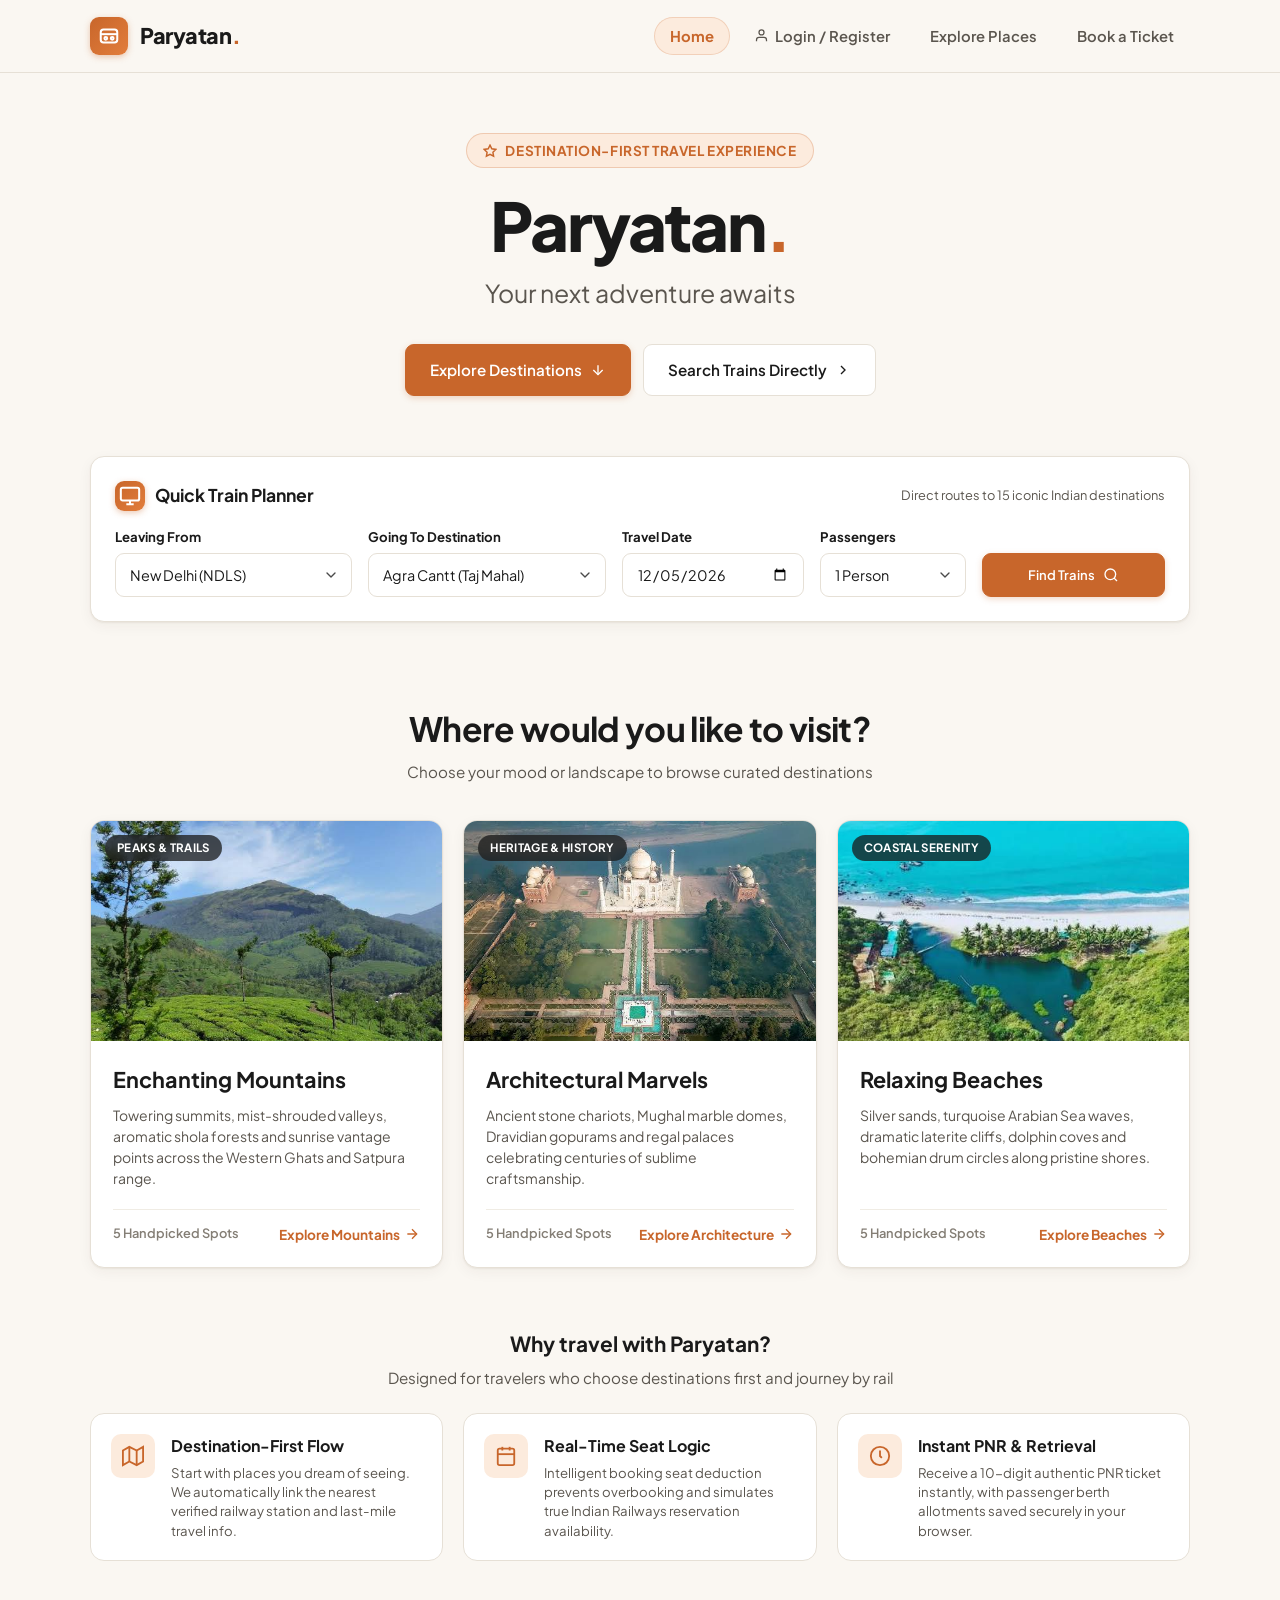
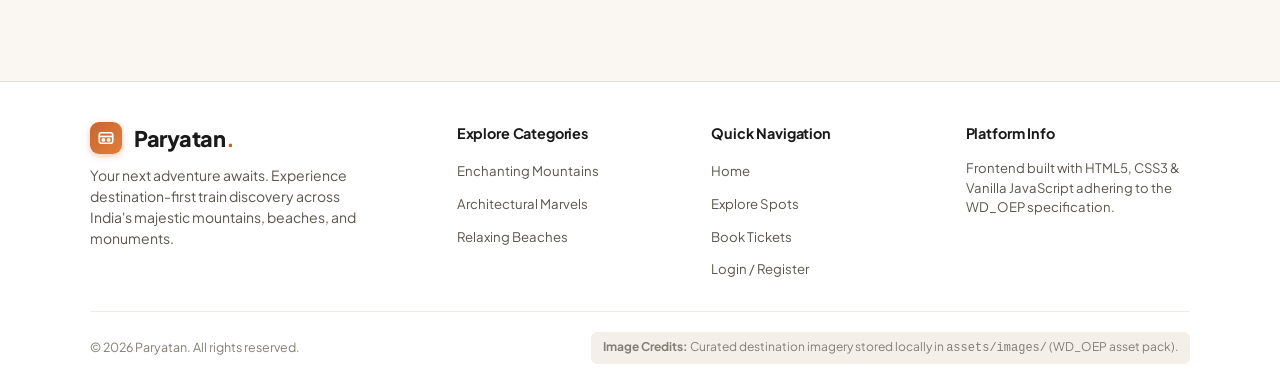
<file: index.html>
<!DOCTYPE html>
<html lang="en">
<head>
  <meta charset="UTF-8">
  <meta name="viewport" content="width=device-width, initial-scale=1.0">
  <title>Paryatan — Your Next Adventure Awaits</title>
  <meta name="description" content="Paryatan is a destination-first railway travel and exploration portal. Discover breathtaking mountains, architectural wonders, and relaxing beaches across India.">
  <link rel="stylesheet" href="css/style.css">
</head>
<body>

  <!-- Constant Top Bar (Every Page) -->
  <header class="site-header">
    <div class="container nav-container">
      <a href="index.html" class="brand-logo" aria-label="Paryatan Home">
        <div class="logo-badge">
          <!-- Ticket / Train icon -->
          <svg viewBox="0 0 24 24">
            <rect x="3" y="5" width="18" height="14" rx="3"></rect>
            <path d="M3 10h18"></path>
            <circle cx="8.5" cy="14.5" r="1.5"></circle>
            <circle cx="15.5" cy="14.5" r="1.5"></circle>
          </svg>
        </div>
        <div class="brand-text">Paryatan<span>.</span></div>
      </a>

      <button class="mobile-menu-btn" id="mobileMenuBtn" aria-label="Toggle navigation menu">
        <svg width="22" height="22" viewBox="0 0 24 24" fill="none" stroke="currentColor" stroke-width="2">
          <line x1="3" y1="12" x2="21" y2="12"></line>
          <line x1="3" y1="6" x2="21" y2="6"></line>
          <line x1="3" y1="18" x2="21" y2="18"></line>
        </svg>
      </button>

      <!-- Constant Top Bar in required order: 1. Home, 2. Login/Register, 3. Explore Places, 4. Book a Ticket -->
      <nav>
        <ul class="nav-links" id="navLinksList">
          <li><a href="index.html" class="nav-link active">Home</a></li>
          <!-- BACKEND INTEGRATION NOTE: The backend swaps this slot for the user's name + Logout -->
          <li class="nav-user-slot" id="navUserSlot">
            <a href="auth.html" class="nav-link" id="navAuthLink">Login / Register</a>
          </li>
          <li><a href="explore.html" class="nav-link">Explore Places</a></li>
          <li><a href="booking.html" class="nav-link">Book a Ticket</a></li>
        </ul>
      </nav>
    </div>
  </header>

  <!-- Hero Section -->
  <section class="home-hero">
    <div class="container">
      <div class="hero-tagline-pill">
        <svg width="14" height="14" viewBox="0 0 24 24" fill="none" stroke="currentColor" stroke-width="2.5">
          <polygon points="12 2 15.09 8.26 22 9.27 17 14.14 18.18 21.02 12 17.77 5.82 21.02 7 14.14 2 9.27 8.91 8.26 12 2"></polygon>
        </svg>
        Destination-First Travel Experience
      </div>

      <!-- Large Brand Wordmark -->
      <h1 class="brand-hero-title">
        Paryatan<span>.</span>
      </h1>

      <!-- Official Tagline from Spec -->
      <p class="hero-tagline">
        Your next adventure awaits
      </p>

      <!-- Quick Action CTA -->
      <div style="display: flex; justify-content: center; gap: 12px; margin-top: 24px; flex-wrap: wrap;">
        <a href="#categoriesSection" class="btn btn-primary btn-large">
          <span>Explore Destinations</span>
          <svg width="16" height="16" viewBox="0 0 24 24" fill="none" stroke="currentColor" stroke-width="2">
            <line x1="12" y1="5" x2="12" y2="19"></line>
            <polyline points="19 12 12 19 5 12"></polyline>
          </svg>
        </a>
        <a href="booking.html" class="btn btn-secondary btn-large">
          <span>Search Trains Directly</span>
          <svg width="16" height="16" viewBox="0 0 24 24" fill="none" stroke="currentColor" stroke-width="2">
            <polyline points="9 18 15 12 9 6"></polyline>
          </svg>
        </a>
      </div>
    </div>
  </section>

  <!-- Quick Train Search Strip -->
  <section class="container">
    <div class="quick-search-strip">
      <div style="display: flex; align-items: center; justify-content: space-between; margin-bottom: 16px; flex-wrap: wrap; gap: 10px;">
        <div style="display: flex; align-items: center; gap: 10px;">
          <div class="logo-badge" style="width: 30px; height: 30px;">
            <svg width="16" height="16" viewBox="0 0 24 24" fill="none" stroke="currentColor" stroke-width="2">
              <rect x="2" y="3" width="20" height="14" rx="2"></rect>
              <line x1="8" y1="21" x2="16" y2="21"></line>
              <line x1="12" y1="17" x2="12" y2="21"></line>
            </svg>
          </div>
          <h2 style="font-size: 1.1rem; font-weight: 700; color: var(--text);">Quick Train Planner</h2>
        </div>
        <span style="font-size: 0.8rem; color: var(--text-muted);">Direct routes to 15 iconic Indian destinations</span>
      </div>

      <form action="booking.html" method="GET" class="form-grid-5">
        <div class="form-group">
          <label for="homeFromStation" class="form-label">Leaving From</label>
          <select id="homeFromStation" name="from" class="form-control" required>
            <option value="NDLS">New Delhi (NDLS)</option>
            <option value="CSMT">Mumbai CSMT (CSMT)</option>
            <option value="HWH">Howrah Jn (HWH)</option>
            <option value="MAS">Chennai Central (MAS)</option>
            <option value="SBC">Bengaluru (SBC)</option>
            <option value="PUNE">Pune Jn (PUNE)</option>
            <option value="ADI">Ahmedabad Jn (ADI)</option>
            <option value="HYB">Hyderabad (HYB)</option>
          </select>
        </div>

        <div class="form-group">
          <label for="homeToStation" class="form-label">Going To Destination</label>
          <select id="homeToStation" name="to" class="form-control" required>
            <optgroup label="Architecture">
              <option value="AGC">Agra Cantt (Taj Mahal)</option>
              <option value="JP">Jaipur Jn (Amer Fort)</option>
              <option value="HPT">Hosapete Jn (Virupaksha Temple)</option>
              <option value="MYS">Mysuru Jn (Mysore Palace)</option>
              <option value="PURI">Puri (Konark Sun Temple)</option>
            </optgroup>
            <optgroup label="Relaxing Beaches">
              <option value="THVM">Thivim (Ashwem & Arambol Beach)</option>
              <option value="MAO">Madgaon (Varca Beach)</option>
              <option value="GOK">Gokarna Road (Om Beach)</option>
              <option value="VAK">Varkala Sivagiri (Varkala Beach)</option>
            </optgroup>
            <optgroup label="Enchanting Mountains">
              <option value="AWY">Aluva (Anamudi & Meesapulimala)</option>
              <option value="UAM">Udhagamandalam (Doddabetta / Ooty)</option>
              <option value="ABR">Abu Road (Guru Shikhar / Mt Abu)</option>
              <option value="PPI">Pipariya (Dhupgarh / Pachmarhi)</option>
            </optgroup>
          </select>
        </div>

        <div class="form-group">
          <label for="homeTravelDate" class="form-label">Travel Date</label>
          <input type="date" id="homeTravelDate" name="date" class="form-control" required>
        </div>

        <div class="form-group">
          <label for="homePassengers" class="form-label">Passengers</label>
          <select id="homePassengers" name="passengers" class="form-control">
            <option value="1">1 Person</option>
            <option value="2">2 Persons</option>
            <option value="3">3 Persons</option>
            <option value="4">4 Persons</option>
            <option value="5">5 Persons</option>
            <option value="6">6 Persons</option>
          </select>
        </div>

        <button type="submit" class="btn btn-primary" style="height: 44px;">
          <span>Find Trains</span>
          <svg width="16" height="16" viewBox="0 0 24 24" fill="none" stroke="currentColor" stroke-width="2">
            <circle cx="11" cy="11" r="8"></circle>
            <line x1="21" y1="21" x2="16.65" y2="16.65"></line>
          </svg>
        </button>
      </form>
    </div>
  </section>

  <!-- Categories Section (Page 1 Core Requirement) -->
  <section class="home-categories-section" id="categoriesSection">
    <div class="container">
      <div class="section-heading-wrap">
        <h2 class="section-heading">Where would you like to visit?</h2>
        <p class="section-subheading">Choose your mood or landscape to browse curated destinations</p>
      </div>

      <!-- The Three Mandatory Buttons / Cards from Spec -->
      <div class="grid-3">
        <!-- 1. Enchanting Mountains -->
        <a href="explore.html?cat=mountains" class="category-hero-card" id="cardMountains">
          <div class="category-card-img-wrap">
            <img src="assets/images/mountains/anamudimountain.jpeg" alt="Enchanting Mountains of India" loading="lazy">
            <div class="category-badge-overlay">Peaks &amp; Trails</div>
          </div>
          <div class="category-card-content">
            <h3 class="category-card-title">Enchanting Mountains</h3>
            <p class="category-card-desc">
              Towering summits, mist-shrouded valleys, aromatic shola forests and sunrise vantage points across the Western Ghats and Satpura range.
            </p>
            <div class="category-card-footer">
              <span class="category-spots-count">5 Handpicked Spots</span>
              <span class="category-explore-link">
                Explore Mountains
                <svg viewBox="0 0 24 24" fill="none" stroke="currentColor" stroke-width="2">
                  <line x1="5" y1="12" x2="19" y2="12"></line>
                  <polyline points="12 5 19 12 12 19"></polyline>
                </svg>
              </span>
            </div>
          </div>
        </a>

        <!-- 2. Architectural Marvels -->
        <a href="explore.html?cat=architecture" class="category-hero-card" id="cardArchitecture">
          <div class="category-card-img-wrap">
            <img src="assets/images/architecture/tajmahal.jpeg" alt="Architectural Marvels of India" loading="lazy">
            <div class="category-badge-overlay">Heritage &amp; History</div>
          </div>
          <div class="category-card-content">
            <h3 class="category-card-title">Architectural Marvels</h3>
            <p class="category-card-desc">
              Ancient stone chariots, Mughal marble domes, Dravidian gopurams and regal palaces celebrating centuries of sublime craftsmanship.
            </p>
            <div class="category-card-footer">
              <span class="category-spots-count">5 Handpicked Spots</span>
              <span class="category-explore-link">
                Explore Architecture
                <svg viewBox="0 0 24 24" fill="none" stroke="currentColor" stroke-width="2">
                  <line x1="5" y1="12" x2="19" y2="12"></line>
                  <polyline points="12 5 19 12 12 19"></polyline>
                </svg>
              </span>
            </div>
          </div>
        </a>

        <!-- 3. Relaxing Beaches -->
        <a href="explore.html?cat=beaches" class="category-hero-card" id="cardBeaches">
          <div class="category-card-img-wrap">
            <img src="assets/images/beaches/arambolbeach.jpeg" alt="Relaxing Beaches of India" loading="lazy">
            <div class="category-badge-overlay">Coastal Serenity</div>
          </div>
          <div class="category-card-content">
            <h3 class="category-card-title">Relaxing Beaches</h3>
            <p class="category-card-desc">
              Silver sands, turquoise Arabian Sea waves, dramatic laterite cliffs, dolphin coves and bohemian drum circles along pristine shores.
            </p>
            <div class="category-card-footer">
              <span class="category-spots-count">5 Handpicked Spots</span>
              <span class="category-explore-link">
                Explore Beaches
                <svg viewBox="0 0 24 24" fill="none" stroke="currentColor" stroke-width="2">
                  <line x1="5" y1="12" x2="19" y2="12"></line>
                  <polyline points="12 5 19 12 12 19"></polyline>
                </svg>
              </span>
            </div>
          </div>
        </a>
      </div>
    </div>
  </section>

  <!-- Paryatan Highlights Grid -->
  <section class="container" style="margin-bottom: 60px;">
    <div class="section-heading-wrap" style="margin-bottom: 24px;">
      <h3 style="font-size: 1.3rem; font-weight: 700;">Why travel with Paryatan?</h3>
      <p class="section-subheading">Designed for travelers who choose destinations first and journey by rail</p>
    </div>

    <div class="features-grid">
      <div class="feature-item">
        <div class="feature-icon-box">
          <svg width="22" height="22" viewBox="0 0 24 24" fill="none" stroke="currentColor" stroke-width="2">
            <polygon points="1 6 1 22 8 18 16 22 23 18 23 2 16 6 8 2 1 6"></polygon>
            <line x1="8" y1="2" x2="8" y2="18"></line>
            <line x1="16" y1="6" x2="16" y2="22"></line>
          </svg>
        </div>
        <div>
          <h4 class="feature-title">Destination-First Flow</h4>
          <p class="feature-desc">Start with places you dream of seeing. We automatically link the nearest verified railway station and last-mile travel info.</p>
        </div>
      </div>

      <div class="feature-item">
        <div class="feature-icon-box">
          <svg width="22" height="22" viewBox="0 0 24 24" fill="none" stroke="currentColor" stroke-width="2">
            <rect x="3" y="4" width="18" height="18" rx="2" ry="2"></rect>
            <line x1="16" y1="2" x2="16" y2="6"></line>
            <line x1="8" y1="2" x2="8" y2="6"></line>
            <line x1="3" y1="10" x2="21" y2="10"></line>
          </svg>
        </div>
        <div>
          <h4 class="feature-title">Real-Time Seat Logic</h4>
          <p class="feature-desc">Intelligent booking seat deduction prevents overbooking and simulates true Indian Railways reservation availability.</p>
        </div>
      </div>

      <div class="feature-item">
        <div class="feature-icon-box">
          <svg width="22" height="22" viewBox="0 0 24 24" fill="none" stroke="currentColor" stroke-width="2">
            <circle cx="12" cy="12" r="10"></circle>
            <polyline points="12 6 12 12 14 14"></polyline>
          </svg>
        </div>
        <div>
          <h4 class="feature-title">Instant PNR &amp; Retrieval</h4>
          <p class="feature-desc">Receive a 10-digit authentic PNR ticket instantly, with passenger berth allotments saved securely in your browser.</p>
        </div>
      </div>
    </div>
  </section>

  <!-- Site Footer -->
  <footer class="site-footer">
    <div class="container">
      <div class="footer-top">
        <div class="footer-brand">
          <div class="brand-logo">
            <div class="logo-badge" style="width: 32px; height: 32px;">
              <svg viewBox="0 0 24 24" style="width: 18px; height: 18px;">
                <rect x="3" y="5" width="18" height="14" rx="3"></rect>
                <path d="M3 10h18"></path>
                <circle cx="8.5" cy="14.5" r="1.5"></circle>
                <circle cx="15.5" cy="14.5" r="1.5"></circle>
              </svg>
            </div>
            <div class="brand-text">Paryatan<span>.</span></div>
          </div>
          <p>Your next adventure awaits. Experience destination-first train discovery across India's majestic mountains, beaches, and monuments.</p>
        </div>

        <div class="footer-col">
          <h4>Explore Categories</h4>
          <ul class="footer-links">
            <li><a href="explore.html?cat=mountains">Enchanting Mountains</a></li>
            <li><a href="explore.html?cat=architecture">Architectural Marvels</a></li>
            <li><a href="explore.html?cat=beaches">Relaxing Beaches</a></li>
          </ul>
        </div>

        <div class="footer-col">
          <h4>Quick Navigation</h4>
          <ul class="footer-links">
            <li><a href="index.html">Home</a></li>
            <li><a href="explore.html">Explore Spots</a></li>
            <li><a href="booking.html">Book Tickets</a></li>
            <li><a href="auth.html">Login / Register</a></li>
          </ul>
        </div>

        <div class="footer-col">
          <h4>Platform Info</h4>
          <p style="font-size: 0.82rem; color: var(--text-muted); line-height: 1.5;">
            Frontend built with HTML5, CSS3 &amp; Vanilla JavaScript adhering to the WD_OEP specification.
          </p>
        </div>
      </div>

      <div class="footer-bottom">
        <p>&copy; 2026 Paryatan. All rights reserved.</p>
        <div class="credits-notice">
          <strong>Image Credits:</strong> Curated destination imagery stored locally in <code>assets/images/</code> (WD_OEP asset pack).
        </div>
      </div>
    </div>
  </footer>

  <!-- Scripts -->
  <script src="js/data/stations.js"></script>
  <script src="js/data/spots.js"></script>
  <script src="js/data/trains.js"></script>
  <script src="js/api.js"></script>
  <script src="js/common.js"></script>

  <script>
    // Set default travel date to tomorrow in the quick search form
    const tomorrow = new Date();
    tomorrow.setDate(tomorrow.getDate() + 1);
    const tomorrowStr = tomorrow.toISOString().split("T")[0];
    const dateInput = document.getElementById("homeTravelDate");
    if (dateInput) {
      dateInput.value = tomorrowStr;
      dateInput.min = tomorrowStr;
    }
  </script>
</body>
</html>
</file>
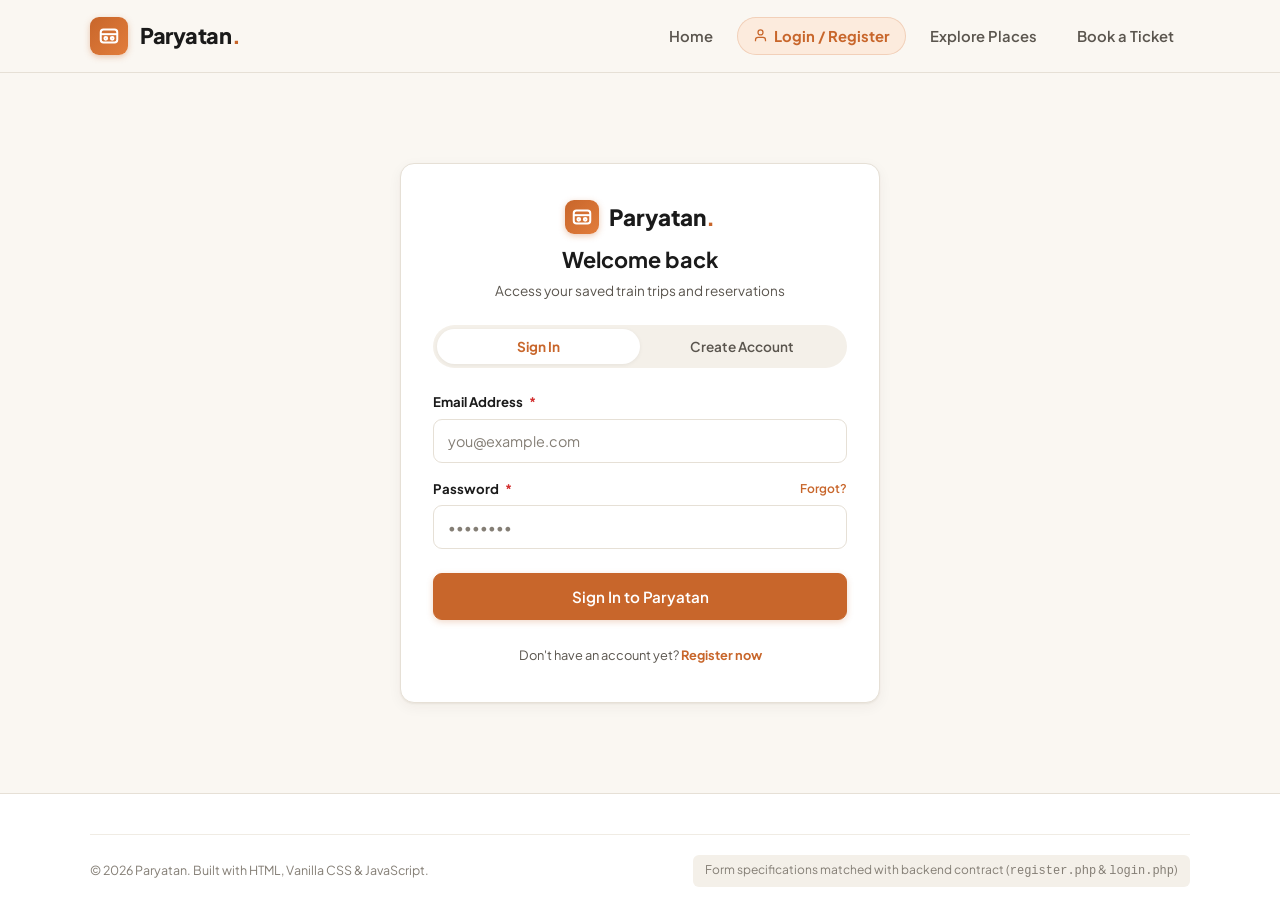
<file: auth.html>
<!DOCTYPE html>
<html lang="en">
<head>
  <meta charset="UTF-8">
  <meta name="viewport" content="width=device-width, initial-scale=1.0">
  <title>Login & Registration — Paryatan</title>
  <meta name="description" content="Sign in or register for your Paryatan travel account to explore scenic destinations and book train journeys across India.">
  <link rel="stylesheet" href="css/style.css">
</head>
<body>

  <!-- Constant Top Bar (Every Page) -->
  <header class="site-header">
    <div class="container nav-container">
      <a href="index.html" class="brand-logo" aria-label="Paryatan Home">
        <div class="logo-badge">
          <!-- Ticket / Train icon -->
          <svg viewBox="0 0 24 24">
            <rect x="3" y="5" width="18" height="14" rx="3"></rect>
            <path d="M3 10h18"></path>
            <circle cx="8.5" cy="14.5" r="1.5"></circle>
            <circle cx="15.5" cy="14.5" r="1.5"></circle>
          </svg>
        </div>
        <div class="brand-text">Paryatan<span>.</span></div>
      </a>

      <button class="mobile-menu-btn" id="mobileMenuBtn" aria-label="Toggle navigation menu">
        <svg width="22" height="22" viewBox="0 0 24 24" fill="none" stroke="currentColor" stroke-width="2">
          <line x1="3" y1="12" x2="21" y2="12"></line>
          <line x1="3" y1="6" x2="21" y2="6"></line>
          <line x1="3" y1="18" x2="21" y2="18"></line>
        </svg>
      </button>

      <!-- Constant Top Bar in required order: 1. Home, 2. Login/Register, 3. Explore Places, 4. Book a Ticket -->
      <nav>
        <ul class="nav-links" id="navLinksList">
          <li><a href="index.html" class="nav-link">Home</a></li>
          <!-- BACKEND INTEGRATION NOTE: The backend swaps this slot for the user's name + Logout -->
          <li class="nav-user-slot" id="navUserSlot">
            <a href="auth.html" class="nav-link active" id="navAuthLink">Login / Register</a>
          </li>
          <li><a href="explore.html" class="nav-link">Explore Places</a></li>
          <li><a href="booking.html" class="nav-link">Book a Ticket</a></li>
        </ul>
      </nav>
    </div>
  </header>

  <!-- Auth Card Container -->
  <main class="auth-wrapper">
    <div class="auth-card">
      <div class="auth-header">
        <div class="auth-logo-row">
          <div class="logo-badge" style="width:34px; height:34px;">
            <svg viewBox="0 0 24 24">
              <rect x="3" y="5" width="18" height="14" rx="3"></rect>
              <path d="M3 10h18"></path>
              <circle cx="8.5" cy="14.5" r="1.5"></circle>
              <circle cx="15.5" cy="14.5" r="1.5"></circle>
            </svg>
          </div>
          <span style="font-size: 1.4rem;">Paryatan<span style="color:var(--primary);">.</span></span>
        </div>
        <h1 class="auth-title" id="authHeading">Welcome back</h1>
        <p class="auth-subtitle" id="authSubheading">Access your saved train trips and reservations</p>
      </div>

      <!-- Tab Switcher -->
      <div class="auth-tabs-bar" role="tablist">
        <button type="button" class="auth-tab-btn active" id="tabBtnLogin" role="tab" aria-selected="true">
          Sign In
        </button>
        <button type="button" class="auth-tab-btn" id="tabBtnRegister" role="tab" aria-selected="false">
          Create Account
        </button>
      </div>

      <!-- Feedback Area: for backend error/success messages (?error=email_exists) or client checks -->
      <div id="authAlertArea" class="auth-alert-box" role="alert"></div>

      <!-- ==========================================
           1. LOGIN FORM
           Backend contract: method="POST", action="login.php"
           Fields: email, password
           ========================================== -->
      <form id="loginForm" method="POST" action="login.php" class="form-stacked">
        <div class="form-group" id="grpLoginEmail">
          <label for="loginEmail" class="form-label">
            Email Address <span style="color:var(--error);">*</span>
          </label>
          <input 
            type="email" 
            id="loginEmail" 
            name="email" 
            class="form-control" 
            placeholder="you@example.com" 
            required 
            autocomplete="email"
          >
          <span class="field-error-text">Please enter a valid email address.</span>
        </div>

        <div class="form-group" id="grpLoginPassword">
          <div style="display: flex; justify-content: space-between; align-items: center;">
            <label for="loginPassword" class="form-label">
              Password <span style="color:var(--error);">*</span>
            </label>
            <a href="#" onclick="alert('Password reset link has been dispatched to your email.'); return false;" style="font-size:0.75rem; color:var(--primary); font-weight:600;">Forgot?</a>
          </div>
          <input 
            type="password" 
            id="loginPassword" 
            name="password" 
            class="form-control" 
            placeholder="••••••••" 
            required 
            autocomplete="current-password"
          >
          <span class="field-error-text">Password is required.</span>
        </div>

        <button type="submit" class="btn btn-primary btn-large btn-block" style="margin-top: 8px;" id="loginSubmitBtn">
          Sign In to Paryatan
        </button>

        <p style="text-align: center; font-size: 0.8rem; color: var(--text-muted); margin-top: 10px;">
          Don't have an account yet? 
          <a href="#" id="linkSwitchToRegister" style="color: var(--primary); font-weight: 700;">Register now</a>
        </p>
      </form>

      <!-- ==========================================
           2. REGISTRATION FORM
           Backend contract: method="POST", action="register.php"
           Fields: name, phone, email, age, aadhaar, password, confirm_password
           ========================================== -->
      <form id="registerForm" method="POST" action="register.php" class="form-stacked" style="display: none;">
        <!-- Full Name -->
        <div class="form-group" id="grpRegName">
          <label for="regName" class="form-label">
            Full Name <span style="color:var(--error);">*</span>
          </label>
          <input 
            type="text" 
            id="regName" 
            name="name" 
            class="form-control" 
            placeholder="Rajesh Sharma" 
            required
            autocomplete="name"
          >
          <span class="field-error-text">Full name is required.</span>
        </div>

        <!-- Phone & Age (2-col) -->
        <div style="display: grid; grid-template-columns: 1.5fr 1fr; gap: 12px;">
          <div class="form-group" id="grpRegPhone">
            <label for="regPhone" class="form-label">
              Phone Number <span style="color:var(--error);">*</span>
            </label>
            <input 
              type="tel" 
              id="regPhone" 
              name="phone" 
              class="form-control" 
              placeholder="9876543210" 
              pattern="[0-9]{10}" 
              maxlength="10" 
              required
              autocomplete="tel"
            >
            <span class="input-helper-text">10 digit mobile number</span>
            <span class="field-error-text">Must be 10 digits.</span>
          </div>

          <div class="form-group" id="grpRegAge">
            <label for="regAge" class="form-label">
              Age <span style="color:var(--error);">*</span>
            </label>
            <input 
              type="number" 
              id="regAge" 
              name="age" 
              class="form-control" 
              placeholder="28" 
              min="1" 
              max="120" 
              required
            >
            <span class="input-helper-text">1–120 yrs</span>
            <span class="field-error-text">Valid age 1-120.</span>
          </div>
        </div>

        <!-- Email -->
        <div class="form-group" id="grpRegEmail">
          <label for="regEmail" class="form-label">
            Email Address <span style="color:var(--error);">*</span>
          </label>
          <input 
            type="email" 
            id="regEmail" 
            name="email" 
            class="form-control" 
            placeholder="rajesh@example.com" 
            required
            autocomplete="email"
          >
          <span class="field-error-text">Enter a valid email address.</span>
        </div>

        <!-- Aadhaar Number -->
        <div class="form-group" id="grpRegAadhaar">
          <label for="regAadhaar" class="form-label">
            Aadhaar Number <span style="color:var(--error);">*</span>
          </label>
          <input 
            type="text" 
            id="regAadhaar" 
            name="aadhaar" 
            class="form-control" 
            placeholder="1234 5678 9012" 
            maxlength="12" 
            required
            pattern="[0-9]{12}"
            inputmode="numeric"
          >
          <span class="input-helper-text">Exactly 12 numeric digits</span>
          <span class="field-error-text">Must be exactly 12 numeric digits.</span>
        </div>

        <!-- Password & Confirm Password (2-col) -->
        <div style="display: grid; grid-template-columns: 1fr 1fr; gap: 12px;">
          <div class="form-group" id="grpRegPassword">
            <label for="regPassword" class="form-label">
              Password <span style="color:var(--error);">*</span>
            </label>
            <input 
              type="password" 
              id="regPassword" 
              name="password" 
              class="form-control" 
              placeholder="Min 8 chars" 
              minlength="8" 
              required
              autocomplete="new-password"
            >
            <span class="input-helper-text">Min 8 characters</span>
            <span class="field-error-text">Minimum 8 characters.</span>
          </div>

          <div class="form-group" id="grpRegConfirmPassword">
            <label for="regConfirmPassword" class="form-label">
              Confirm <span style="color:var(--error);">*</span>
            </label>
            <input 
              type="password" 
              id="regConfirmPassword" 
              name="confirm_password" 
              class="form-control" 
              placeholder="Re-type password" 
              minlength="8" 
              required
              autocomplete="new-password"
            >
            <span class="input-helper-text">Must match</span>
            <span class="field-error-text">Passwords must match.</span>
          </div>
        </div>

        <button type="submit" class="btn btn-primary btn-large btn-block" style="margin-top: 8px;" id="regSubmitBtn">
          Create Paryatan Account
        </button>

        <p style="text-align: center; font-size: 0.8rem; color: var(--text-muted); margin-top: 10px;">
          Already registered? 
          <a href="#" id="linkSwitchToLogin" style="color: var(--primary); font-weight: 700;">Sign in here</a>
        </p>
      </form>
    </div>
  </main>

  <!-- Site Footer -->
  <footer class="site-footer">
    <div class="container">
      <div class="footer-bottom">
        <p>&copy; 2026 Paryatan. Built with HTML, Vanilla CSS &amp; JavaScript.</p>
        <div class="credits-notice">
          Form specifications matched with backend contract (<code>register.php</code> &amp; <code>login.php</code>)
        </div>
      </div>
    </div>
  </footer>

  <!-- Scripts -->
  <script src="js/data/stations.js"></script>
  <script src="js/data/spots.js"></script>
  <script src="js/data/trains.js"></script>
  <script src="js/api.js"></script>
  <script src="js/common.js"></script>

  <script>
    // Tab switching & form validation logic
    const tabBtnLogin = document.getElementById("tabBtnLogin");
    const tabBtnRegister = document.getElementById("tabBtnRegister");
    const loginForm = document.getElementById("loginForm");
    const registerForm = document.getElementById("registerForm");
    const authHeading = document.getElementById("authHeading");
    const authSubheading = document.getElementById("authSubheading");
    const alertBox = document.getElementById("authAlertArea");

    // Check query params for backend feedback (?error=... or ?registered=1 or ?next=...)
    const urlParams = new URLSearchParams(window.location.search);
    const errorParam = urlParams.get("error");
    const registeredParam = urlParams.get("registered");
    const nextUrl = urlParams.get("next") || "index.html";

    if (errorParam) {
      showAlert(decodeURIComponent(errorParam).replace(/_/g, " "), "error");
    } else if (registeredParam) {
      showAlert("Registration successful! You can now sign in.", "success");
    }

    function showAlert(msg, type = "error") {
      alertBox.textContent = msg;
      alertBox.className = `auth-alert-box show ${type}`;
    }

    function hideAlert() {
      alertBox.className = "auth-alert-box";
      alertBox.textContent = "";
    }

    function switchToLogin() {
      tabBtnLogin.classList.add("active");
      tabBtnLogin.setAttribute("aria-selected", "true");
      tabBtnRegister.classList.remove("active");
      tabBtnRegister.setAttribute("aria-selected", "false");
      loginForm.style.display = "flex";
      registerForm.style.display = "none";
      authHeading.textContent = "Welcome back";
      authSubheading.textContent = "Access your saved train trips and reservations";
      hideAlert();
    }

    function switchToRegister() {
      tabBtnRegister.classList.add("active");
      tabBtnRegister.setAttribute("aria-selected", "true");
      tabBtnLogin.classList.remove("active");
      tabBtnLogin.setAttribute("aria-selected", "false");
      registerForm.style.display = "flex";
      loginForm.style.display = "none";
      authHeading.textContent = "Create an account";
      authSubheading.textContent = "Join Paryatan to plan and book unforgettable journeys";
      hideAlert();
    }

    tabBtnLogin.addEventListener("click", switchToLogin);
    tabBtnRegister.addEventListener("click", switchToRegister);
    document.getElementById("linkSwitchToRegister").addEventListener("click", (e) => { e.preventDefault(); switchToRegister(); });
    document.getElementById("linkSwitchToLogin").addEventListener("click", (e) => { e.preventDefault(); switchToLogin(); });

    // Client-side Registration validation
    registerForm.addEventListener("submit", function (e) {
      let hasError = false;
      hideAlert();

      const nameInput = document.getElementById("regName");
      const phoneInput = document.getElementById("regPhone");
      const emailInput = document.getElementById("regEmail");
      const ageInput = document.getElementById("regAge");
      const aadhaarInput = document.getElementById("regAadhaar");
      const passInput = document.getElementById("regPassword");
      const confirmPassInput = document.getElementById("regConfirmPassword");

      // Validate Phone (10 digits)
      if (!/^\d{10}$/.test(phoneInput.value.trim())) {
        document.getElementById("grpRegPhone").classList.add("has-error");
        hasError = true;
      } else {
        document.getElementById("grpRegPhone").classList.remove("has-error");
      }

      // Validate Age (1-120)
      const ageNum = parseInt(ageInput.value, 10);
      if (isNaN(ageNum) || ageNum < 1 || ageNum > 120) {
        document.getElementById("grpRegAge").classList.add("has-error");
        hasError = true;
      } else {
        document.getElementById("grpRegAge").classList.remove("has-error");
      }

      // Validate Aadhaar (exactly 12 digits)
      if (!/^\d{12}$/.test(aadhaarInput.value.trim())) {
        document.getElementById("grpRegAadhaar").classList.add("has-error");
        hasError = true;
      } else {
        document.getElementById("grpRegAadhaar").classList.remove("has-error");
      }

      // Validate Password length (min 8)
      if (passInput.value.length < 8) {
        document.getElementById("grpRegPassword").classList.add("has-error");
        hasError = true;
      } else {
        document.getElementById("grpRegPassword").classList.remove("has-error");
      }

      // Validate Confirm Password (must equal password)
      if (passInput.value !== confirmPassInput.value) {
        document.getElementById("grpRegConfirmPassword").classList.add("has-error");
        hasError = true;
      } else {
        document.getElementById("grpRegConfirmPassword").classList.remove("has-error");
      }

      if (hasError) {
        e.preventDefault();
        showAlert("Please resolve the highlighted validation errors.", "error");
        return;
      }

      // Frontend prototype simulation: If running without PHP backend, save user to localStorage
      // When backend is connected, normal POST submission proceeds to register.php
      if (window.location.protocol === "file:" || window.location.hostname === "localhost" || window.location.hostname === "127.0.0.1") {
        // Mock save user session
        e.preventDefault();
        const newUser = {
          name: nameInput.value.trim(),
          phone: phoneInput.value.trim(),
          email: emailInput.value.trim(),
          age: ageNum,
          aadhaarMasked: "XXXX-XXXX-" + aadhaarInput.value.trim().slice(-4)
        };
        ParyatanAPI.setCurrentUser(newUser);
        showAlert("Account created! Redirecting...", "success");
        setTimeout(() => {
          window.location.href = nextUrl;
        }, 800);
      }
    });

    // Client-side Login validation
    loginForm.addEventListener("submit", function (e) {
      hideAlert();
      const emailInput = document.getElementById("loginEmail");
      const passInput = document.getElementById("loginPassword");

      if (!emailInput.value || !passInput.value) {
        e.preventDefault();
        showAlert("Please provide both email and password.", "error");
        return;
      }

      // Frontend prototype simulation
      if (window.location.protocol === "file:" || window.location.hostname === "localhost" || window.location.hostname === "127.0.0.1") {
        e.preventDefault();
        const existingUser = ParyatanAPI.getCurrentUser() || {
          name: emailInput.value.split("@")[0].replace(/[._]/g, " ").replace(/\b\w/g, l => l.toUpperCase()),
          email: emailInput.value.trim()
        };
        ParyatanAPI.setCurrentUser(existingUser);
        showAlert("Logged in successfully! Redirecting...", "success");
        setTimeout(() => {
          window.location.href = nextUrl;
        }, 800);
      }
    });
  </script>
</body>
</html>
</file>
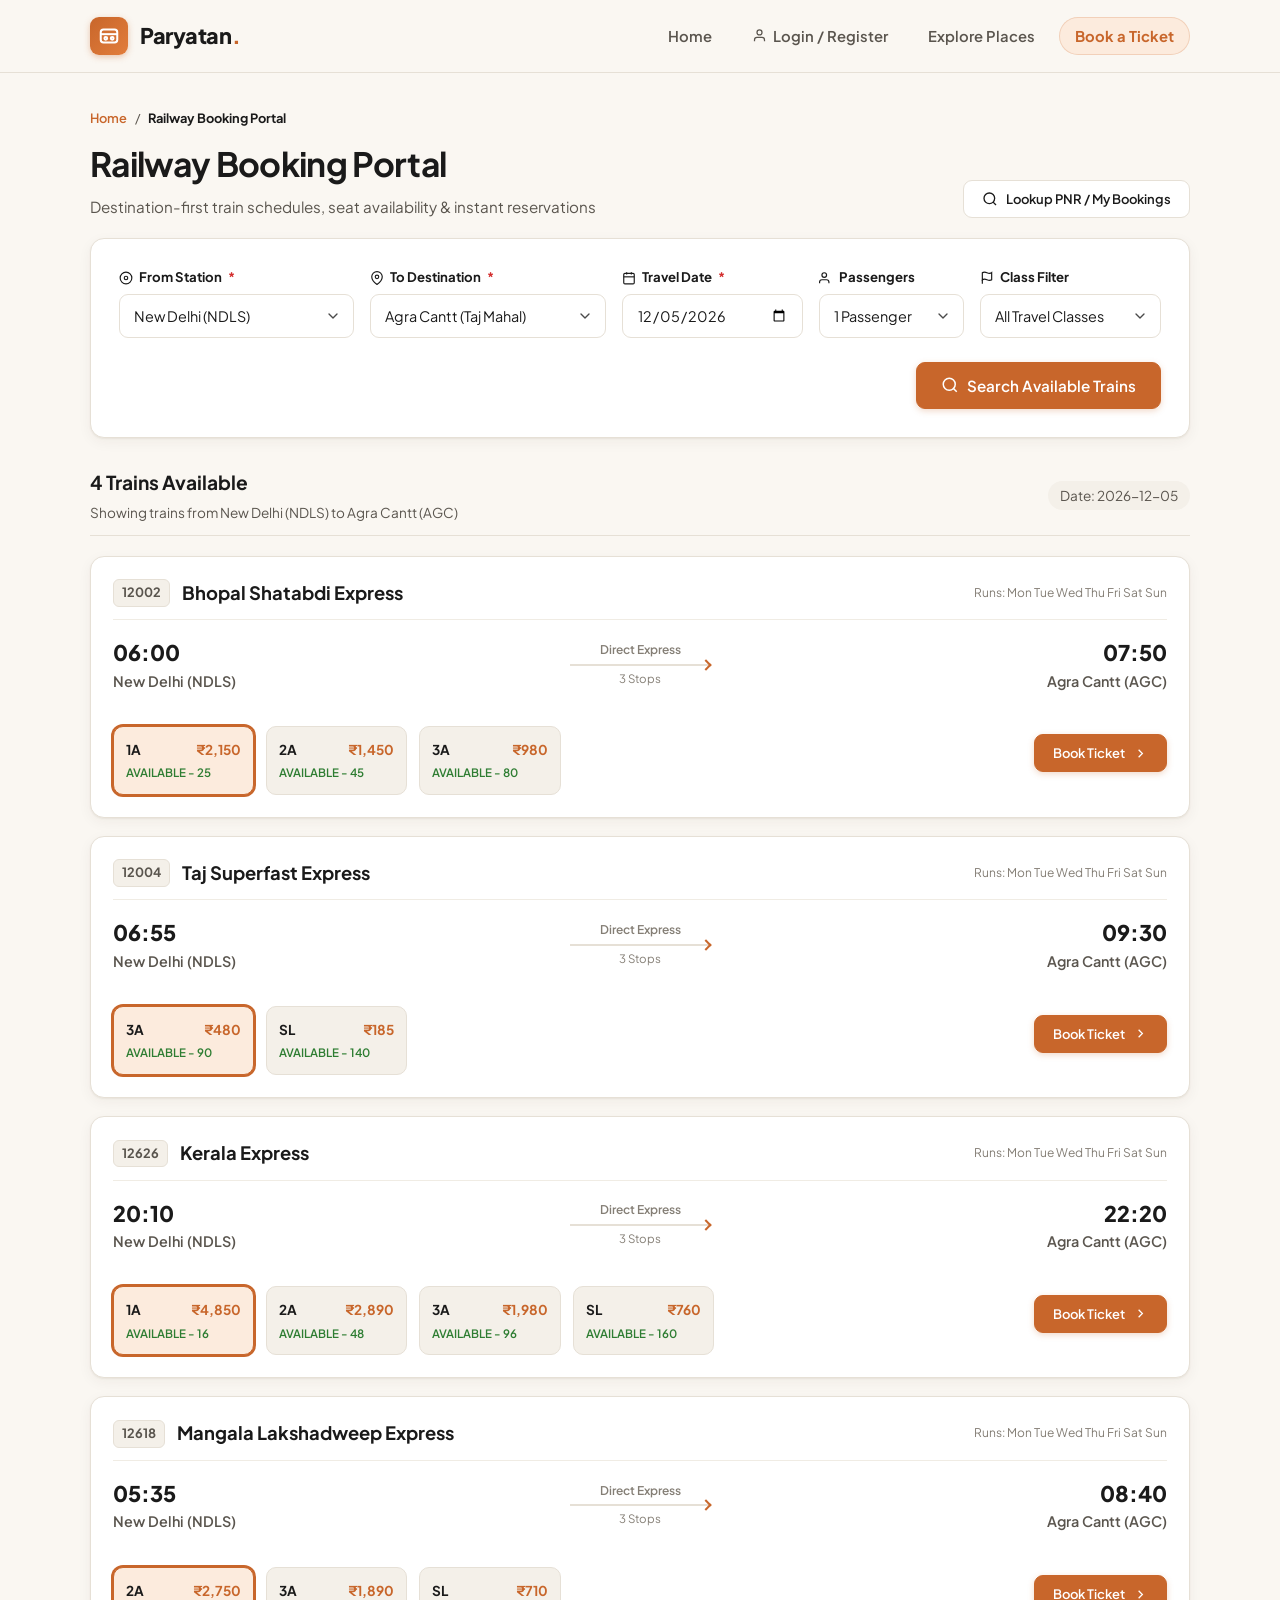
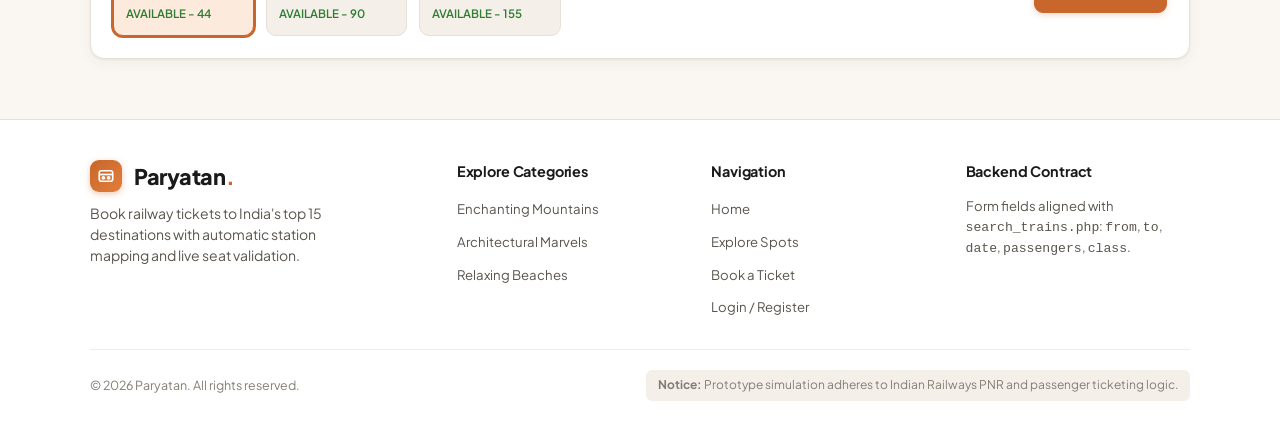
<file: booking.html>
<!DOCTYPE html>
<html lang="en">
<head>
  <meta charset="UTF-8">
  <meta name="viewport" content="width=device-width, initial-scale=1.0">
  <title>Book Train Tickets — Paryatan</title>
  <meta name="description" content="Search train schedules, check seat availability, and book tickets directly to your favorite Indian travel destinations.">
  <link rel="stylesheet" href="css/style.css">
</head>
<body>

  <!-- Constant Top Bar (Every Page) -->
  <header class="site-header">
    <div class="container nav-container">
      <a href="index.html" class="brand-logo" aria-label="Paryatan Home">
        <div class="logo-badge">
          <svg viewBox="0 0 24 24">
            <rect x="3" y="5" width="18" height="14" rx="3"></rect>
            <path d="M3 10h18"></path>
            <circle cx="8.5" cy="14.5" r="1.5"></circle>
            <circle cx="15.5" cy="14.5" r="1.5"></circle>
          </svg>
        </div>
        <div class="brand-text">Paryatan<span>.</span></div>
      </a>

      <button class="mobile-menu-btn" id="mobileMenuBtn" aria-label="Toggle navigation menu">
        <svg width="22" height="22" viewBox="0 0 24 24" fill="none" stroke="currentColor" stroke-width="2">
          <line x1="3" y1="12" x2="21" y2="12"></line>
          <line x1="3" y1="6" x2="21" y2="6"></line>
          <line x1="3" y1="18" x2="21" y2="18"></line>
        </svg>
      </button>

      <!-- Constant Top Bar in required order: 1. Home, 2. Login/Register, 3. Explore Places, 4. Book a Ticket -->
      <nav>
        <ul class="nav-links" id="navLinksList">
          <li><a href="index.html" class="nav-link">Home</a></li>
          <!-- BACKEND INTEGRATION NOTE: The backend swaps this slot for the user's name + Logout -->
          <li class="nav-user-slot" id="navUserSlot">
            <a href="auth.html" class="nav-link" id="navAuthLink">Login / Register</a>
          </li>
          <li><a href="explore.html" class="nav-link">Explore Places</a></li>
          <li><a href="booking.html" class="nav-link active">Book a Ticket</a></li>
        </ul>
      </nav>
    </div>
  </header>

  <!-- Main Booking Content Area -->
  <main class="container">
    <div class="booking-page-header">
      <div style="display: flex; justify-content: space-between; align-items: flex-end; flex-wrap: wrap; gap: 14px;">
        <div>
          <!-- Breadcrumb -->
          <nav aria-label="Breadcrumb" style="font-size: 0.8rem; color: var(--text-muted); margin-bottom: 8px;">
            <a href="index.html" style="color: var(--primary); font-weight: 600;">Home</a>
            <span style="margin: 0 6px;">/</span>
            <span style="font-weight: 700; color: var(--text);">Railway Booking Portal</span>
          </nav>
          <h1 class="section-heading">Railway Booking Portal</h1>
          <p class="section-subheading">Destination-first train schedules, seat availability &amp; instant reservations</p>
        </div>

        <!-- Quick Access to My Bookings / PNR Lookup -->
        <button type="button" class="btn btn-secondary" id="btnOpenPnrModal">
          <svg width="16" height="16" viewBox="0 0 24 24" fill="none" stroke="currentColor" stroke-width="2">
            <circle cx="11" cy="11" r="8"></circle>
            <line x1="21" y1="21" x2="16.65" y2="16.65"></line>
          </svg>
          <span>Lookup PNR / My Bookings</span>
        </button>
      </div>
    </div>

    <!-- ======================================================================
         Page 3 Booking Form Contract
         Backend placeholder: method="POST", action="search_trains.php"
         Agreed field names: `from`, `to`, `date`, `passengers`, `class`
         ====================================================================== -->
    <div class="booking-form-card">
      <form id="trainSearchForm" method="POST" action="search_trains.php" class="form-grid-5">
        
        <!-- Field 1: From (origin station) -->
        <div class="form-group" id="grpFromStation">
          <label for="fromStationSelect" class="form-label">
            <svg width="14" height="14" viewBox="0 0 24 24" fill="none" stroke="currentColor" stroke-width="2"><circle cx="12" cy="12" r="10"/><circle cx="12" cy="12" r="3"/></svg>
            From Station <span style="color:var(--error);">*</span>
          </label>
          <select id="fromStationSelect" name="from" class="form-control" required>
            <option value="">-- Select Origin --</option>
            <option value="NDLS">New Delhi (NDLS)</option>
            <option value="CSMT">Mumbai CSMT (CSMT)</option>
            <option value="HWH">Howrah Jn (HWH)</option>
            <option value="MAS">Chennai Central (MAS)</option>
            <option value="SBC">Bengaluru City (SBC)</option>
            <option value="PUNE">Pune Jn (PUNE)</option>
            <option value="ADI">Ahmedabad Jn (ADI)</option>
            <option value="HYB">Hyderabad Deccan (HYB)</option>
          </select>
        </div>

        <!-- Field 2: To (prefilled from ?to=, editable) -->
        <div class="form-group" id="grpToStation">
          <label for="toStationSelect" class="form-label">
            <svg width="14" height="14" viewBox="0 0 24 24" fill="none" stroke="currentColor" stroke-width="2"><path d="M21 10c0 7-9 13-9 13s-9-6-9-13a9 9 0 0 1 18 0z"/><circle cx="12" cy="10" r="3"/></svg>
            To Destination <span style="color:var(--error);">*</span>
          </label>
          <select id="toStationSelect" name="to" class="form-control" required>
            <option value="">-- Select Destination --</option>
            <optgroup label="Architecture Destinations">
              <option value="AGC">Agra Cantt (Taj Mahal)</option>
              <option value="JP">Jaipur Junction (Amer Fort)</option>
              <option value="HPT">Hosapete Junction (Virupaksha Temple)</option>
              <option value="MYS">Mysuru Junction (Mysore Palace)</option>
              <option value="PURI">Puri (Konark Sun Temple)</option>
            </optgroup>
            <optgroup label="Beach Destinations">
              <option value="THVM">Thivim (Ashwem &amp; Arambol)</option>
              <option value="MAO">Madgaon Junction (Varca)</option>
              <option value="GOK">Gokarna Road (Om Beach)</option>
              <option value="VAK">Varkala Sivagiri (Varkala Beach)</option>
            </optgroup>
            <optgroup label="Mountain Destinations">
              <option value="AWY">Aluva (Anamudi &amp; Meesapulimala)</option>
              <option value="UAM">Udhagamandalam (Doddabetta)</option>
              <option value="ABR">Abu Road (Guru Shikhar)</option>
              <option value="PPI">Pipariya (Dhupgarh)</option>
            </optgroup>
          </select>
        </div>

        <!-- Field 3: Travel Date (date, not in the past) -->
        <div class="form-group" id="grpTravelDate">
          <label for="travelDateInput" class="form-label">
            <svg width="14" height="14" viewBox="0 0 24 24" fill="none" stroke="currentColor" stroke-width="2"><rect x="3" y="4" width="18" height="18" rx="2" ry="2"/><line x1="16" y1="2" x2="16" y2="6"/><line x1="8" y1="2" x2="8" y2="6"/><line x1="3" y1="10" x2="21" y2="10"/></svg>
            Travel Date <span style="color:var(--error);">*</span>
          </label>
          <input type="date" id="travelDateInput" name="date" class="form-control" required>
        </div>

        <!-- Field 4: Passengers (number 1-6) -->
        <div class="form-group" id="grpPassengers">
          <label for="passengersInput" class="form-label">
            <svg width="14" height="14" viewBox="0 0 24 24" fill="none" stroke="currentColor" stroke-width="2"><path d="M17 21v-2a4 4 0 0 0-4-4H5a4 4 0 0 0-4 4v2"/><circle cx="9" cy="7" r="4"/></svg>
            Passengers
          </label>
          <select id="passengersInput" name="passengers" class="form-control">
            <option value="1">1 Passenger</option>
            <option value="2">2 Passengers</option>
            <option value="3">3 Passengers</option>
            <option value="4">4 Passengers</option>
            <option value="5">5 Passengers</option>
            <option value="6">6 Passengers</option>
          </select>
        </div>

        <!-- Field 5: Class (select: SL, 3A, 2A, 1A) -->
        <div class="form-group" id="grpClass">
          <label for="travelClassSelect" class="form-label">
            <svg width="14" height="14" viewBox="0 0 24 24" fill="none" stroke="currentColor" stroke-width="2"><path d="M4 15s1-1 4-1 5 2 8 2 4-1 4-1V3s-1 1-4 1-5-2-8-2-4 1-4 1z"/><line x1="4" y1="22" x2="4" y2="15"/></svg>
            Class Filter
          </label>
          <select id="travelClassSelect" name="class" class="form-control">
            <option value="ALL">All Travel Classes</option>
            <option value="SL">Sleeper (SL)</option>
            <option value="3A">AC 3 Tier (3A)</option>
            <option value="2A">AC 2 Tier (2A)</option>
            <option value="1A">AC First Class (1A)</option>
          </select>
        </div>

        <div style="grid-column: 1 / -1; display: flex; justify-content: flex-end; gap: 12px; margin-top: 8px;">
          <button type="submit" class="btn btn-primary btn-large" id="btnSearchTrains">
            <svg width="18" height="18" viewBox="0 0 24 24" fill="none" stroke="currentColor" stroke-width="2">
              <circle cx="11" cy="11" r="8"></circle>
              <line x1="21" y1="21" x2="16.65" y2="16.65"></line>
            </svg>
            <span>Search Available Trains</span>
          </button>
        </div>
      </form>
    </div>

    <!-- ======================================================================
         Train Results Area (Spec Requirement: Container filled by backend/JS)
         Includes one static sample result card showing the expected layout
         ====================================================================== -->
    <section class="train-results-section" id="trainResultsSection">
      <div class="results-header-bar">
        <div>
          <h2 class="results-count-title" id="resultsCountHeading">Matching Train Results</h2>
          <div id="resultsRouteSub" style="font-size: 0.85rem; color: var(--text-muted); margin-top: 4px;">
            Showing trains connecting selected railway junctions
          </div>
        </div>
        <div class="results-date-tag" id="resultsDateBadge">Date: Flexible</div>
      </div>

      <!-- Dynamic Train Cards Container -->
      <div id="trainsListContainer">
        
        <!-- SAMPLE STATIC RESULT CARD (Per Spec: "Include one static sample result card showing expected layout") -->
        <div class="train-card" id="sampleStaticTrainCard">
          <div style="display: flex; align-items: center; justify-content: space-between; margin-bottom: 8px;">
            <span class="chip" style="background:#FFF3E0; color:#E65100; border-color:#FFE0B2; font-weight:700;">
              SPEC REFERENCE SAMPLE LAYOUT
            </span>
            <span style="font-size: 0.75rem; color: var(--text-light);">Sample trains marked for frontend verification</span>
          </div>

          <div class="train-card-top">
            <div class="train-title-wrap">
              <span class="train-number-tag">12002</span>
              <span class="train-name">Bhopal Shatabdi Express</span>
            </div>
            <span class="train-runs-on">Runs on: M T W T F S S</span>
          </div>

          <div class="train-schedule-row">
            <div class="station-time-col">
              <div class="time-val">06:00</div>
              <div class="station-val">New Delhi (NDLS)</div>
            </div>

            <div class="duration-indicator">
              <div class="duration-time-text">01h 55m</div>
              <div class="duration-line"></div>
              <div style="font-size: 0.72rem; color: var(--text-light);">Direct Superfast</div>
            </div>

            <div class="station-time-col arrival">
              <div class="time-val">07:55</div>
              <div class="station-val">Agra Cantt (AGC)</div>
            </div>
          </div>

          <!-- Classes with seats and book button -->
          <div style="display: flex; align-items: center; justify-content: space-between; flex-wrap: wrap; gap: 14px;">
            <div class="classes-grid" style="flex: 1;">
              <div class="class-card-btn selected" onclick="initiateBookingModal('12002', '3A', 980)">
                <div class="class-name-row">
                  <span class="class-code">3A</span>
                  <span class="class-fare">₹980</span>
                </div>
                <span class="class-status">AVAILABLE - 80</span>
              </div>

              <div class="class-card-btn" onclick="initiateBookingModal('12002', '2A', 1450)">
                <div class="class-name-row">
                  <span class="class-code">2A</span>
                  <span class="class-fare">₹1,450</span>
                </div>
                <span class="class-status">AVAILABLE - 45</span>
              </div>

              <div class="class-card-btn" onclick="initiateBookingModal('12002', '1A', 2150)">
                <div class="class-name-row">
                  <span class="class-code">1A</span>
                  <span class="class-fare">₹2,150</span>
                </div>
                <span class="class-status">AVAILABLE - 25</span>
              </div>
            </div>

            <button type="button" class="btn btn-primary" onclick="initiateBookingModal('12002', '3A', 980)">
              <span>Book Selected</span>
              <svg width="15" height="15" viewBox="0 0 24 24" fill="none" stroke="currentColor" stroke-width="2">
                <polyline points="9 18 15 12 9 6"></polyline>
              </svg>
            </button>
          </div>
        </div>

      </div>
    </section>

  </main>

  <!-- ======================================================================
       Booking Portal Modal (Passenger details, Fare, Demo Payment, Ticket)
       Per Prompt: "Passenger details (up to 6), contact info, fare summary,
       mock payment form clearly labelled as demo, then ticket with generated PNR"
       ====================================================================== -->
  <div class="modal-backdrop" id="bookingModalBackdrop" role="dialog" aria-modal="true" aria-labelledby="bookingModalTitle">
    <div class="booking-modal-card">
      <div class="modal-header">
        <h2 class="modal-title" id="bookingModalTitle">Passenger Details &amp; Reservation</h2>
        <button type="button" class="modal-close-btn" id="btnCloseBookingModal" aria-label="Close modal">&times;</button>
      </div>

      <div class="modal-body">
        <!-- Step 1: Passenger Information Form -->
        <form id="bookingPortalForm">
          <div style="background: var(--chip-bg); padding: 12px 16px; border-radius: 8px; margin-bottom: 20px; display: flex; justify-content: space-between; align-items: center; flex-wrap: wrap; gap: 10px;">
            <div>
              <strong id="modalTrainName" style="color: var(--text);">12002 Bhopal Shatabdi</strong>
              <div id="modalTrainRoute" style="font-size: 0.8rem; color: var(--text-muted);">NDLS &rarr; AGC</div>
            </div>
            <div style="text-align: right;">
              <span class="chip" id="modalClassBadge">Class: 3A</span>
              <div id="modalDateBadge" style="font-size: 0.78rem; color: var(--text-muted); margin-top: 3px;">Date: Tomorrow</div>
            </div>
          </div>

          <!-- Dynamic Passenger Inputs (1 to 6) -->
          <div style="margin-bottom: 20px;">
            <div style="display: flex; justify-content: space-between; align-items: center; margin-bottom: 10px;">
              <h3 style="font-size: 1rem; font-weight: 700;">Passengers Information</h3>
              <span style="font-size: 0.8rem; color: var(--text-muted);" id="modalPaxCountLabel">1 of max 6</span>
            </div>
            <div id="passengerInputsContainer">
              <!-- Dynamically populated -->
            </div>
          </div>

          <!-- Contact Details -->
          <div style="margin-bottom: 20px;">
            <h3 style="font-size: 1rem; font-weight: 700; margin-bottom: 10px;">Contact &amp; Ticket Delivery</h3>
            <div style="display: grid; grid-template-columns: 1fr 1fr; gap: 12px;">
              <div class="form-group">
                <label for="contactEmail" class="form-label">Email Address <span style="color:var(--error);">*</span></label>
                <input type="email" id="contactEmail" class="form-control" placeholder="traveler@example.com" required>
              </div>
              <div class="form-group">
                <label for="contactPhone" class="form-label">Mobile Number <span style="color:var(--error);">*</span></label>
                <input type="tel" id="contactPhone" class="form-control" placeholder="9876543210" pattern="[0-9]{10}" maxlength="10" required>
              </div>
            </div>
          </div>

          <!-- Fare Breakdown Summary -->
          <div class="fare-breakdown-card">
            <h4 style="font-size: 0.9rem; font-weight: 700; margin-bottom: 10px;">Fare Breakdown</h4>
            <div class="fare-row">
              <span>Base Fare (<span id="fareBaseUnits">1</span> pax)</span>
              <span id="fareBaseAmount">₹980</span>
            </div>
            <div class="fare-row">
              <span>Reservation &amp; Superfast Charge</span>
              <span id="fareReservationFee">₹40</span>
            </div>
            <div class="fare-row">
              <span>GST (5%)</span>
              <span id="fareGstAmount">₹49</span>
            </div>
            <div class="fare-row total">
              <span>Total Payable</span>
              <span id="fareTotalAmount" style="color: var(--primary);">₹1,069</span>
            </div>
          </div>

          <!-- DEMO / SIMULATION PAYMENT SECTION (Clearly labelled as required by prompt) -->
          <div class="demo-payment-banner">
            <svg width="22" height="22" viewBox="0 0 24 24" fill="none" stroke="#E65100" stroke-width="2">
              <circle cx="12" cy="12" r="10"></circle>
              <line x1="12" y1="8" x2="12" y2="12"></line>
              <line x1="12" y1="16" x2="12.01" y2="16"></line>
            </svg>
            <div>
              <strong>DEMO PAYMENT SIMULATION:</strong> This is a front-end simulation prototype. No real money will be charged.
            </div>
          </div>

          <div style="display: flex; gap: 12px; margin-bottom: 20px;">
            <label style="flex: 1; border: 1px solid var(--border); padding: 10px 14px; border-radius: 8px; cursor: pointer; display: flex; align-items: center; gap: 8px; font-size: 0.85rem;">
              <input type="radio" name="paymentMode" value="UPI" checked>
              <strong>UPI Simulation (Instant)</strong>
            </label>
            <label style="flex: 1; border: 1px solid var(--border); padding: 10px 14px; border-radius: 8px; cursor: pointer; display: flex; align-items: center; gap: 8px; font-size: 0.85rem;">
              <input type="radio" name="paymentMode" value="CARD">
              <strong>Mock Card / Net Banking</strong>
            </label>
          </div>

          <div style="display: flex; justify-content: flex-end; gap: 12px;">
            <button type="button" class="btn btn-secondary" onclick="closeBookingModal()">Cancel</button>
            <button type="submit" class="btn btn-primary btn-large" id="btnConfirmPay">
              <span>Confirm &amp; Generate PNR</span>
              <svg width="16" height="16" viewBox="0 0 24 24" fill="none" stroke="currentColor" stroke-width="2">
                <path d="M22 11.08V12a10 10 0 1 1-5.93-9.14"></path>
                <polyline points="22 4 12 14.01 9 11.01"></polyline>
              </svg>
            </button>
          </div>
        </form>

        <!-- Step 2: Confirmed Ticket Display with PNR (Shown after payment) -->
        <div id="confirmedTicketContainer" style="display: none;">
          <div style="text-align: center; margin-bottom: 20px;">
            <div style="width: 50px; height: 50px; background: var(--success-bg); color: var(--success); border-radius: 50%; display: flex; align-items: center; justify-content: center; margin: 0 auto 10px;">
              <svg width="28" height="28" viewBox="0 0 24 24" fill="none" stroke="currentColor" stroke-width="3">
                <polyline points="20 6 9 17 4 12"></polyline>
              </svg>
            </div>
            <h3 style="font-size: 1.4rem; font-weight: 800; color: var(--success);">Reservation Confirmed!</h3>
            <p style="font-size: 0.85rem; color: var(--text-muted);">Your electronic reservation slip has been generated and saved.</p>
          </div>

          <div class="ticket-wrapper" id="printableTicketArea">
            <div class="ticket-header-strip">
              <div>
                <div style="font-size: 1.1rem; font-weight: 800; color: var(--text);">PARYATAN ELECTRONIC TICKET (e-ERS)</div>
                <div style="font-size: 0.78rem; color: var(--text-light);">Destination-First Indian Railways Partner</div>
              </div>
              <div class="pnr-display-block">
                <div style="font-size: 0.75rem; color: var(--text-muted); font-weight: 600;">PNR NUMBER</div>
                <div class="pnr-number" id="ticketPnrValue">2489123456</div>
              </div>
            </div>

            <div style="display: grid; grid-template-columns: 1fr 1fr; gap: 14px; margin-bottom: 14px; font-size: 0.85rem;">
              <div>
                <strong>Train:</strong> <span id="ticketTrainInfo">12002 Bhopal Shatabdi</span><br>
                <strong>From:</strong> <span id="ticketFromStation">New Delhi (NDLS)</span><br>
                <strong>To:</strong> <span id="ticketToStation">Agra Cantt (AGC)</span>
              </div>
              <div style="text-align: right;">
                <strong>Date of Journey:</strong> <span id="ticketDateValue">Tomorrow</span><br>
                <strong>Class:</strong> <span id="ticketClassValue">3A</span><br>
                <strong>Total Fare Paid:</strong> <span id="ticketTotalAmount">₹1,069</span>
              </div>
            </div>

            <!-- Passenger list table -->
            <table class="ticket-pax-table">
              <thead>
                <tr>
                  <th>#</th>
                  <th>Passenger Name</th>
                  <th>Age / Gender</th>
                  <th>Coach / Berth</th>
                  <th>Status</th>
                </tr>
              </thead>
              <tbody id="ticketPaxTableBody">
                <!-- Injected via JS -->
              </tbody>
            </table>

            <div style="display: flex; justify-content: space-between; align-items: center; margin-top: 14px; font-size: 0.75rem; color: var(--text-light);">
              <span>Booked on: <span id="ticketBookedDate">Just now</span></span>
              <span>Valid with Government Photo ID (Aadhaar / Voter / Passport)</span>
            </div>
          </div>

          <div style="display: flex; justify-content: space-between; margin-top: 20px;">
            <button type="button" class="btn btn-secondary" onclick="window.print()">
              <svg width="16" height="16" viewBox="0 0 24 24" fill="none" stroke="currentColor" stroke-width="2">
                <polyline points="6 9 6 2 18 2 18 9"></polyline>
                <path d="M6 18H4a2 2 0 0 1-2-2v-5a2 2 0 0 1 2-2h16a2 2 0 0 1 2 2v5a2 2 0 0 1-2 2h-2"></path>
                <rect x="6" y="14" width="12" height="8"></rect>
              </svg>
              <span>Print Ticket</span>
            </button>
            <button type="button" class="btn btn-primary" onclick="closeBookingModal(); window.location.reload();">
              Done / Book Another
            </button>
          </div>
        </div>

      </div>
    </div>
  </div>

  <!-- ======================================================================
       PNR Lookup & My Bookings Modal
       ====================================================================== -->
  <div class="modal-backdrop" id="pnrLookupModalBackdrop" role="dialog" aria-modal="true" aria-labelledby="pnrModalTitle">
    <div class="booking-modal-card" style="max-width: 620px;">
      <div class="modal-header">
        <h2 class="modal-title" id="pnrModalTitle">PNR Status &amp; My Bookings</h2>
        <button type="button" class="modal-close-btn" id="btnClosePnrModal" aria-label="Close modal">&times;</button>
      </div>
      <div class="modal-body">
        <form id="pnrSearchForm" style="display: flex; gap: 10px; margin-bottom: 20px;">
          <input 
            type="text" 
            id="pnrInputBox" 
            class="form-control" 
            placeholder="Enter 10-digit PNR Number" 
            maxlength="10" 
            pattern="[0-9]{10}" 
            required
            style="font-size: 1.05rem; letter-spacing: 0.05em;"
          >
          <button type="submit" class="btn btn-primary">
            <span>Lookup</span>
          </button>
        </form>

        <div id="pnrResultArea" style="margin-bottom: 24px;"></div>

        <!-- Stored Bookings in localStorage -->
        <div>
          <h3 style="font-size: 0.95rem; font-weight: 700; border-bottom: 1px solid var(--border); padding-bottom: 8px;">
            Recent Bookings Saved on this Device
          </h3>
          <div id="storedBookingsContainer" style="overflow-x: auto;">
            <!-- Populated via JS -->
          </div>
        </div>
      </div>
    </div>
  </div>

  <!-- Site Footer -->
  <footer class="site-footer">
    <div class="container">
      <div class="footer-top">
        <div class="footer-brand">
          <div class="brand-logo">
            <div class="logo-badge" style="width: 32px; height: 32px;">
              <svg viewBox="0 0 24 24" style="width: 18px; height: 18px;">
                <rect x="3" y="5" width="18" height="14" rx="3"></rect>
                <path d="M3 10h18"></path>
                <circle cx="8.5" cy="14.5" r="1.5"></circle>
                <circle cx="15.5" cy="14.5" r="1.5"></circle>
              </svg>
            </div>
            <div class="brand-text">Paryatan<span>.</span></div>
          </div>
          <p>Book railway tickets to India's top 15 destinations with automatic station mapping and live seat validation.</p>
        </div>

        <div class="footer-col">
          <h4>Explore Categories</h4>
          <ul class="footer-links">
            <li><a href="explore.html?cat=mountains">Enchanting Mountains</a></li>
            <li><a href="explore.html?cat=architecture">Architectural Marvels</a></li>
            <li><a href="explore.html?cat=beaches">Relaxing Beaches</a></li>
          </ul>
        </div>

        <div class="footer-col">
          <h4>Navigation</h4>
          <ul class="footer-links">
            <li><a href="index.html">Home</a></li>
            <li><a href="explore.html">Explore Spots</a></li>
            <li><a href="booking.html">Book a Ticket</a></li>
            <li><a href="auth.html">Login / Register</a></li>
          </ul>
        </div>

        <div class="footer-col">
          <h4>Backend Contract</h4>
          <p style="font-size: 0.82rem; color: var(--text-muted); line-height: 1.5;">
            Form fields aligned with <code>search_trains.php</code>: <code>from</code>, <code>to</code>, <code>date</code>, <code>passengers</code>, <code>class</code>.
          </p>
        </div>
      </div>

      <div class="footer-bottom">
        <p>&copy; 2026 Paryatan. All rights reserved.</p>
        <div class="credits-notice">
          <strong>Notice:</strong> Prototype simulation adheres to Indian Railways PNR and passenger ticketing logic.
        </div>
      </div>
    </div>
  </footer>

  <!-- Scripts -->
  <script src="js/data/stations.js"></script>
  <script src="js/data/spots.js"></script>
  <script src="js/data/trains.js"></script>
  <script src="js/api.js"></script>
  <script src="js/common.js"></script>

  <script>
    // State
    let currentSelectedTrainId = null;
    let currentSelectedClass = "3A";
    let currentFarePerPax = 980;
    let currentPaxCount = 1;

    // Elements
    const searchForm = document.getElementById("trainSearchForm");
    const fromSelect = document.getElementById("fromStationSelect");
    const toSelect = document.getElementById("toStationSelect");
    const dateInput = document.getElementById("travelDateInput");
    const paxSelect = document.getElementById("passengersInput");
    const classSelect = document.getElementById("travelClassSelect");
    const resultsContainer = document.getElementById("trainsListContainer");
    const resultsCountHeading = document.getElementById("resultsCountHeading");
    const resultsRouteSub = document.getElementById("resultsRouteSub");
    const resultsDateBadge = document.getElementById("resultsDateBadge");

    // Modal elements
    const bookingModal = document.getElementById("bookingModalBackdrop");
    const pnrModal = document.getElementById("pnrLookupModalBackdrop");
    const bookingForm = document.getElementById("bookingPortalForm");
    const confirmedContainer = document.getElementById("confirmedTicketContainer");

    // Initialize page
    document.addEventListener("DOMContentLoaded", () => {
      // Set date picker default to tomorrow and min to today
      const today = new Date();
      const tomorrow = new Date();
      tomorrow.setDate(today.getDate() + 1);

      const todayStr = today.toISOString().split("T")[0];
      const tomorrowStr = tomorrow.toISOString().split("T")[0];

      dateInput.min = todayStr;
      dateInput.value = tomorrowStr;

      // Handle query parameters (?to=<station>&from=<station>&date=<date>&passengers=<n>)
      const urlParams = new URLSearchParams(window.location.search);
      const toParam = urlParams.get("to");
      const fromParam = urlParams.get("from");
      const dateParam = urlParams.get("date");
      const paxParam = urlParams.get("passengers");
      const spotParam = urlParams.get("spot");

      if (dateParam) dateInput.value = dateParam;
      if (paxParam) paxSelect.value = paxParam;

      if (fromParam) {
        fromSelect.value = fromParam.toUpperCase();
      } else {
        fromSelect.value = "NDLS"; // sensible default origin
      }

      if (toParam) {
        // Find matching station code or spot
        const matchedStation = ParyatanAPI.getStation(toParam);
        if (matchedStation) {
          toSelect.value = matchedStation.code;
        } else if (spotParam) {
          const spot = ParyatanAPI.getSpot(spotParam);
          if (spot && spot.nearestStation) {
            toSelect.value = spot.nearestStation.code;
          }
        }
      } else {
        toSelect.value = "AGC"; // default to Agra Cantt
      }

      // Automatically execute search if parameters are present
      executeTrainSearch();
    });

    // Handle Search Form Submission
    searchForm.addEventListener("submit", (e) => {
      e.preventDefault();
      executeTrainSearch();
    });

    function executeTrainSearch() {
      const from = fromSelect.value;
      const to = toSelect.value;
      const date = dateInput.value;
      const classFilter = classSelect.value;
      currentPaxCount = parseInt(paxSelect.value, 10) || 1;

      if (!from || !to) {
        showToast("Please select both origin and destination stations.");
        return;
      }

      if (from === to) {
        showToast("Origin and destination cannot be the same station.");
        return;
      }

      resultsDateBadge.textContent = `Date: ${date}`;
      const fromObj = ParyatanAPI.getStation(from);
      const toObj = ParyatanAPI.getStation(to);

      const fromName = fromObj ? `${fromObj.name} (${fromObj.code})` : from;
      const toName = toObj ? `${toObj.name} (${toObj.code})` : to;
      resultsRouteSub.textContent = `Showing trains from ${fromName} to ${toName}`;

      const trains = ParyatanAPI.searchTrains(from, to, date);

      // Filter by class if specific class selected
      let filteredTrains = trains;
      if (classFilter !== "ALL") {
        filteredTrains = trains.filter(t => t.classes && t.classes[classFilter]);
      }

      if (filteredTrains.length === 0) {
        resultsCountHeading.textContent = "No Direct Trains Found";
        resultsContainer.innerHTML = `
          <div class="card" style="text-align: center; padding: 40px 20px;">
            <svg width="48" height="48" viewBox="0 0 24 24" fill="none" stroke="var(--primary)" stroke-width="1.5" style="margin: 0 auto 12px;">
              <circle cx="12" cy="12" r="10"></circle>
              <line x1="8" y1="12" x2="16" y2="12"></line>
            </svg>
            <h3 style="font-size: 1.15rem; font-weight: 700; margin-bottom: 6px;">No Direct Trains on This Route</h3>
            <p style="font-size: 0.85rem; color: var(--text-muted); max-width: 480px; margin: 0 auto 20px;">
              No sample trains currently schedule a direct stop between ${fromName} and ${toName} on ${date}.
            </p>
            <div style="display: flex; justify-content: center; gap: 10px; flex-wrap: wrap;">
              <button type="button" class="btn btn-outline" onclick="tryPopularRoute('NDLS', 'AGC')">Try New Delhi &rarr; Agra Cantt</button>
              <button type="button" class="btn btn-outline" onclick="tryPopularRoute('CSMT', 'THVM')">Try Mumbai &rarr; Goa (Thivim)</button>
              <button type="button" class="btn btn-outline" onclick="tryPopularRoute('MAS', 'MYS')">Try Chennai &rarr; Mysuru</button>
            </div>
          </div>
        `;
        return;
      }

      resultsCountHeading.textContent = `${filteredTrains.length} Train${filteredTrains.length > 1 ? "s" : ""} Available`;
      resultsContainer.innerHTML = "";

      filteredTrains.forEach(train => {
        const card = document.createElement("div");
        card.className = "train-card";

        const classesHtml = Object.keys(train.classes)
          .filter(cls => classFilter === "ALL" || cls === classFilter)
          .map((cls, idx) => {
            const info = train.classes[cls];
            const isSelected = idx === 0;
            const isAvailable = info.seatsLeft > 0;
            const statusClass = !isAvailable ? "regret" : (info.seatsLeft < 10 ? "wl" : "");

            return `
              <div 
                class="class-card-btn ${isSelected ? "selected" : ""}" 
                data-train="${train.id}" 
                data-class="${cls}" 
                data-fare="${info.fare}"
                onclick="selectTrainClassCard(this, '${train.id}', '${cls}', ${info.fare})"
              >
                <div class="class-name-row">
                  <span class="class-code">${cls}</span>
                  <span class="class-fare">₹${info.fare.toLocaleString()}</span>
                </div>
                <span class="class-status ${statusClass}">${info.status}</span>
              </div>
            `;
          }).join("");

        // First available class
        const defaultClass = Object.keys(train.classes)[0];
        const defaultFare = train.classes[defaultClass].fare;

        card.innerHTML = `
          <div class="train-card-top">
            <div class="train-title-wrap">
              <span class="train-number-tag">${train.number}</span>
              <span class="train-name">${train.name}</span>
            </div>
            <span class="train-runs-on">Runs: ${train.runsOn.join(" ")}</span>
          </div>

          <div class="train-schedule-row">
            <div class="station-time-col">
              <div class="time-val">${train.from.dep}</div>
              <div class="station-val">${fromName}</div>
            </div>

            <div class="duration-indicator">
              <div class="duration-time-text">Direct Express</div>
              <div class="duration-line"></div>
              <div style="font-size: 0.72rem; color: var(--text-light);">${train.stops ? train.stops.length : 3} Stops</div>
            </div>

            <div class="station-time-col arrival">
              <div class="time-val">${train.to.arr}</div>
              <div class="station-val">${toName}</div>
            </div>
          </div>

          <div style="display: flex; align-items: center; justify-content: space-between; flex-wrap: wrap; gap: 14px;">
            <div class="classes-grid" id="classesGrid_${train.id}" style="flex: 1;">
              ${classesHtml}
            </div>

            <button 
              type="button" 
              class="btn btn-primary" 
              id="btnBook_${train.id}" 
              onclick="initiateBookingModal('${train.id}', '${defaultClass}', ${defaultFare})"
            >
              <span>Book Ticket</span>
              <svg width="15" height="15" viewBox="0 0 24 24" fill="none" stroke="currentColor" stroke-width="2">
                <polyline points="9 18 15 12 9 6"></polyline>
              </svg>
            </button>
          </div>
        `;

        resultsContainer.appendChild(card);
      });
    }

    function tryPopularRoute(from, to) {
      fromSelect.value = from;
      toSelect.value = to;
      executeTrainSearch();
    }

    function selectTrainClassCard(elem, trainId, cls, fare) {
      const container = document.getElementById(`classesGrid_${trainId}`);
      if (container) {
        container.querySelectorAll(".class-card-btn").forEach(btn => btn.classList.remove("selected"));
        elem.classList.add("selected");
      }
      const bookBtn = document.getElementById(`btnBook_${trainId}`);
      if (bookBtn) {
        bookBtn.setAttribute("onclick", `initiateBookingModal('${trainId}', '${cls}', ${fare})`);
      }
    }

    // =========================================================================
    // Booking Portal Flow
    // =========================================================================
    function initiateBookingModal(trainId, travelClass, fare) {
      currentSelectedTrainId = trainId;
      currentSelectedClass = travelClass;
      currentFarePerPax = fare;
      currentPaxCount = parseInt(paxSelect.value, 10) || 1;

      const date = dateInput.value;
      const train = TRAINS.find(t => t.id === trainId);
      const fromObj = ParyatanAPI.getStation(fromSelect.value);
      const toObj = ParyatanAPI.getStation(toSelect.value);

      // Check availability before opening modal
      const avail = ParyatanAPI.getAvailability(trainId, travelClass, date);
      if (avail.seatsLeft < currentPaxCount) {
        alert(`Cannot proceed: Only ${avail.seatsLeft} seat(s) available for class ${travelClass} on ${date}.`);
        return;
      }

      // Populate header info
      document.getElementById("modalTrainName").textContent = `${train ? train.number : ""} ${train ? train.name : "Express"}`;
      document.getElementById("modalTrainRoute").textContent = `${fromObj ? fromObj.name : fromSelect.value} → ${toObj ? toObj.name : toSelect.value}`;
      document.getElementById("modalClassBadge").textContent = `Class: ${travelClass}`;
      document.getElementById("modalDateBadge").textContent = `Date: ${date}`;
      document.getElementById("modalPaxCountLabel").textContent = `${currentPaxCount} Passenger${currentPaxCount > 1 ? "s" : ""}`;

      // Pre-fill user contact if signed in
      const currentUser = ParyatanAPI.getCurrentUser();
      if (currentUser) {
        if (currentUser.email) document.getElementById("contactEmail").value = currentUser.email;
        if (currentUser.phone) document.getElementById("contactPhone").value = currentUser.phone;
      }

      // Generate Passenger Input Fields
      generatePassengerInputFields(currentPaxCount, currentUser);

      // Calculate Fare Breakdown
      calculateFareSummary();

      // Reset modal view states
      bookingForm.style.display = "block";
      confirmedContainer.style.display = "none";
      bookingModal.classList.add("show");
    }

    function closeBookingModal() {
      bookingModal.classList.remove("show");
    }

    function generatePassengerInputFields(count, defaultUser) {
      const container = document.getElementById("passengerInputsContainer");
      container.innerHTML = "";

      for (let i = 1; i <= count; i++) {
        const defaultName = (i === 1 && defaultUser && defaultUser.name) ? defaultUser.name : "";
        const defaultAge = (i === 1 && defaultUser && defaultUser.age) ? defaultUser.age : "";

        const card = document.createElement("div");
        card.className = "passenger-card";
        card.innerHTML = `
          <div class="passenger-card-title">
            <span>Passenger ${i}</span>
            <span style="font-size:0.75rem; color:var(--text-light);">Government ID required at journey</span>
          </div>
          <div class="passenger-form-row">
            <div class="form-group">
              <label class="form-label" style="font-size:0.75rem;">Full Name *</label>
              <input type="text" class="form-control pax-name" placeholder="Name as on ID" value="${defaultName}" required>
            </div>
            <div class="form-group">
              <label class="form-label" style="font-size:0.75rem;">Age *</label>
              <input type="number" class="form-control pax-age" min="1" max="120" placeholder="Age" value="${defaultAge}" required>
            </div>
            <div class="form-group">
              <label class="form-label" style="font-size:0.75rem;">Gender *</label>
              <select class="form-control pax-gender" required>
                <option value="Male">Male</option>
                <option value="Female">Female</option>
                <option value="Transgender">Transgender</option>
              </select>
            </div>
            <div class="form-group">
              <label class="form-label" style="font-size:0.75rem;">Berth Pref.</label>
              <select class="form-control pax-berth">
                <option value="No Preference">No Preference</option>
                <option value="Lower">Lower</option>
                <option value="Middle">Middle</option>
                <option value="Upper">Upper</option>
                <option value="Side Lower">Side Lower</option>
                <option value="Side Upper">Side Upper</option>
              </select>
            </div>
          </div>
        `;
        container.appendChild(card);
      }
    }

    function calculateFareSummary() {
      const baseFare = currentFarePerPax * currentPaxCount;
      const resFee = 40 * currentPaxCount;
      const gst = Math.round(baseFare * 0.05);
      const total = baseFare + resFee + gst;

      document.getElementById("fareBaseUnits").textContent = currentPaxCount;
      document.getElementById("fareBaseAmount").textContent = `₹${baseFare.toLocaleString()}`;
      document.getElementById("fareReservationFee").textContent = `₹${resFee}`;
      document.getElementById("fareGstAmount").textContent = `₹${gst}`;
      document.getElementById("fareTotalAmount").textContent = `₹${total.toLocaleString()}`;
    }

    // Submit Booking Form & Execute Reservation
    bookingForm.addEventListener("submit", function (e) {
      e.preventDefault();

      const names = document.querySelectorAll(".pax-name");
      const ages = document.querySelectorAll(".pax-age");
      const genders = document.querySelectorAll(".pax-gender");
      const berths = document.querySelectorAll(".pax-berth");

      const passengers = [];
      for (let i = 0; i < names.length; i++) {
        const nameVal = names[i].value.trim();
        const ageVal = parseInt(ages[i].value, 10);
        if (!nameVal || isNaN(ageVal)) {
          alert(`Please fill all fields for passenger ${i + 1}.`);
          return;
        }
        passengers.push({
          name: nameVal,
          age: ageVal,
          gender: genders[i].value,
          berthPreference: berths[i].value
        });
      }

      const emailVal = document.getElementById("contactEmail").value.trim();
      const phoneVal = document.getElementById("contactPhone").value.trim();

      if (!/^\d{10}$/.test(phoneVal)) {
        alert("Mobile number must be exactly 10 digits.");
        return;
      }

      const fromObj = ParyatanAPI.getStation(fromSelect.value);
      const toObj = ParyatanAPI.getStation(toSelect.value);

      const bookingPayload = {
        trainId: currentSelectedTrainId,
        travelClass: currentSelectedClass,
        travelDate: dateInput.value,
        fromStation: fromObj ? `${fromObj.name} (${fromObj.code})` : fromSelect.value,
        toStation: toObj ? `${toObj.name} (${toObj.code})` : toSelect.value,
        passengers: passengers,
        contact: {
          email: emailVal,
          phone: phoneVal
        }
      };

      try {
        // API will check availability and block overbooking
        const newBooking = ParyatanAPI.createBooking(bookingPayload);
        displayConfirmedTicket(newBooking);
      } catch (err) {
        alert(`Booking failed: ${err.message}`);
      }
    });

    function displayConfirmedTicket(booking) {
      bookingForm.style.display = "none";
      confirmedContainer.style.display = "block";

      document.getElementById("ticketPnrValue").textContent = booking.pnr;
      document.getElementById("ticketTrainInfo").textContent = `${booking.trainNumber} ${booking.trainName}`;
      document.getElementById("ticketFromStation").textContent = booking.fromStation;
      document.getElementById("ticketToStation").textContent = booking.toStation;
      document.getElementById("ticketDateValue").textContent = booking.travelDate;
      document.getElementById("ticketClassValue").textContent = booking.travelClass;
      document.getElementById("ticketTotalAmount").textContent = `₹${booking.pricing.totalAmount.toLocaleString()}`;
      document.getElementById("ticketBookedDate").textContent = new Date().toLocaleString();

      const tbody = document.getElementById("ticketPaxTableBody");
      tbody.innerHTML = booking.passengers.map((p, idx) => `
        <tr>
          <td>${idx + 1}</td>
          <td><strong>${p.name}</strong></td>
          <td>${p.age} / ${p.gender}</td>
          <td><span class="chip" style="background:#E8F5E9; color:#2E7D32;">${p.seatNumber} (${p.berthAllocated})</span></td>
          <td><strong style="color:var(--success);">${p.status}</strong></td>
        </tr>
      `).join("");

      showToast("Booking Confirmed! PNR: " + booking.pnr);
    }

    // =========================================================================
    // PNR Lookup & My Bookings Modal Logic
    // =========================================================================
    const btnOpenPnr = document.getElementById("btnOpenPnrModal");
    const btnClosePnr = document.getElementById("btnClosePnrModal");
    const btnCloseBooking = document.getElementById("btnCloseBookingModal");
    const pnrForm = document.getElementById("pnrSearchForm");
    const pnrInput = document.getElementById("pnrInputBox");
    const pnrResultArea = document.getElementById("pnrResultArea");
    const storedContainer = document.getElementById("storedBookingsContainer");

    btnOpenPnr.addEventListener("click", () => {
      pnrModal.classList.add("show");
      renderStoredBookingsTable();
    });

    btnClosePnr.addEventListener("click", () => {
      pnrModal.classList.remove("show");
    });

    btnCloseBooking.addEventListener("click", closeBookingModal);

    pnrForm.addEventListener("submit", (e) => {
      e.preventDefault();
      const pnrQuery = pnrInput.value.trim();
      const booking = ParyatanAPI.getBooking(pnrQuery);

      if (!booking) {
        pnrResultArea.innerHTML = `
          <div class="auth-alert-box show error">
            No booking found matching PNR "${pnrQuery}". Please check the 10-digit number.
          </div>
        `;
      } else {
        pnrResultArea.innerHTML = `
          <div class="ticket-wrapper" style="margin-top: 0;">
            <div class="ticket-header-strip">
              <div>
                <strong>${booking.trainNumber} ${booking.trainName}</strong>
                <div style="font-size:0.75rem; color:var(--text-muted);">${booking.fromStation} &rarr; ${booking.toStation}</div>
              </div>
              <div class="pnr-display-block">
                <div style="font-size:0.75rem; color:var(--text-muted);">PNR: ${booking.pnr}</div>
                <span class="chip" style="background:${booking.status === 'CANCELLED' ? '#FFEBEE' : '#E8F5E9'}; color:${booking.status === 'CANCELLED' ? '#D32F2F' : '#2E7D32'}; font-weight:700;">
                  ${booking.status}
                </span>
              </div>
            </div>
            <div style="font-size:0.82rem; margin-bottom: 8px;">
              Date: <strong>${booking.travelDate}</strong> | Class: <strong>${booking.travelClass}</strong> | Total: <strong>₹${booking.pricing.totalAmount}</strong>
            </div>
            <div style="font-size:0.82rem; color:var(--text-muted);">
              Passengers (${booking.passengers.length}): ${booking.passengers.map(p => `${p.name} (${p.seatNumber})`).join(", ")}
            </div>
          </div>
        `;
      }
    });

    function renderStoredBookingsTable() {
      const allBookings = ParyatanAPI.getAllBookings();
      if (!allBookings || allBookings.length === 0) {
        storedContainer.innerHTML = `
          <p style="font-size: 0.85rem; color: var(--text-muted); padding: 14px 0;">
            No bookings recorded in this browser session yet. Book your first trip above!
          </p>
        `;
        return;
      }

      storedContainer.innerHTML = `
        <table class="bookings-list-table">
          <thead>
            <tr>
              <th>PNR</th>
              <th>Train</th>
              <th>Route</th>
              <th>Travel Date</th>
              <th>Pax</th>
              <th>Total</th>
              <th>Status</th>
            </tr>
          </thead>
          <tbody>
            ${allBookings.map(b => `
              <tr>
                <td><strong>${b.pnr}</strong></td>
                <td>${b.trainNumber}</td>
                <td>${b.fromStation} &rarr; ${b.toStation}</td>
                <td>${b.travelDate}</td>
                <td>${b.passengers.length}</td>
                <td>₹${b.pricing.totalAmount}</td>
                <td>
                  <span class="chip" style="font-size:0.7rem; background:${b.status === 'CANCELLED' ? '#FFEBEE' : '#E8F5E9'}; color:${b.status === 'CANCELLED' ? '#D32F2F' : '#2E7D32'}; font-weight:700;">
                    ${b.status}
                  </span>
                </td>
              </tr>
            `).join("")}
          </tbody>
        </table>
      `;
    }
  </script>
</body>
</html>
</file>
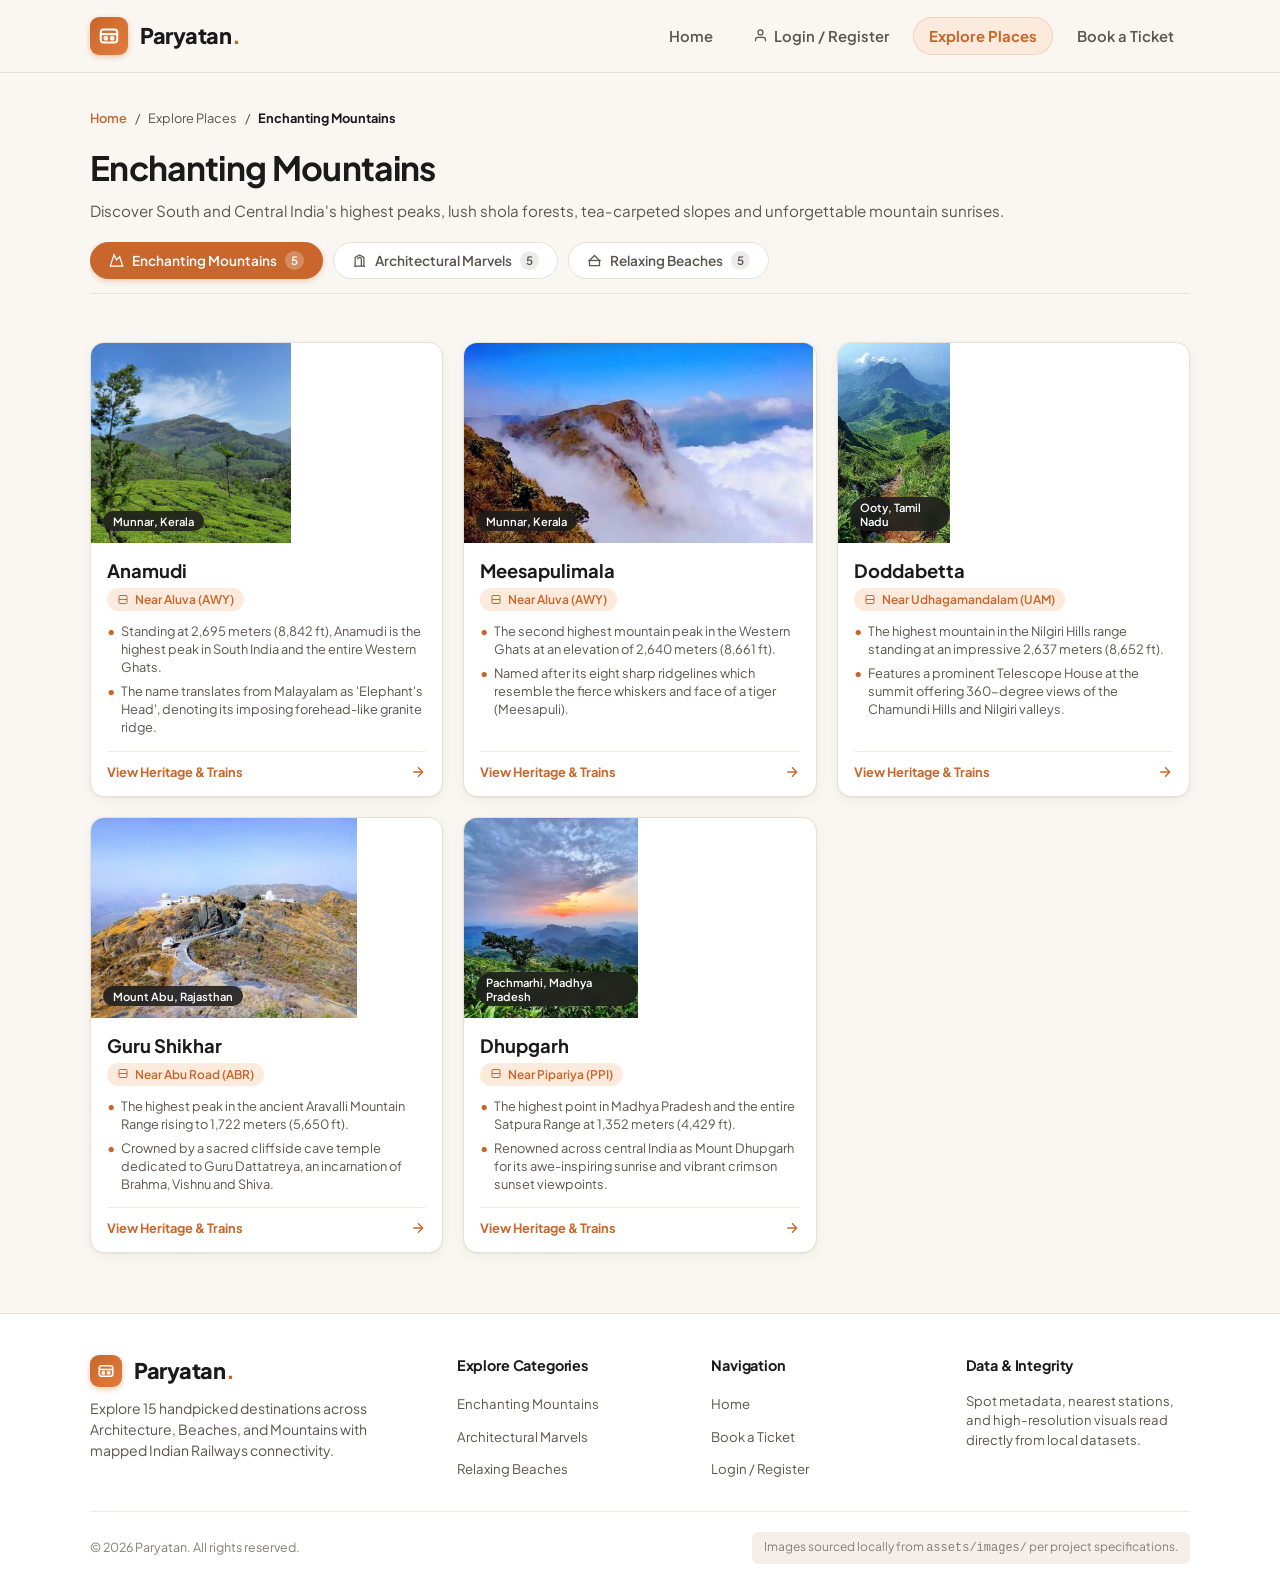
<file: explore.html>
<!DOCTYPE html>
<html lang="en">
<head>
  <meta charset="UTF-8">
  <meta name="viewport" content="width=device-width, initial-scale=1.0">
  <title>Explore Places — Paryatan</title>
  <meta name="description" content="Explore India's most captivating architectural marvels, relaxing beaches, and enchanting mountains with train routes and reaching details.">
  <link rel="stylesheet" href="css/style.css">
</head>
<body>

  <!-- Constant Top Bar (Every Page) -->
  <header class="site-header">
    <div class="container nav-container">
      <a href="index.html" class="brand-logo" aria-label="Paryatan Home">
        <div class="logo-badge">
          <svg viewBox="0 0 24 24">
            <rect x="3" y="5" width="18" height="14" rx="3"></rect>
            <path d="M3 10h18"></path>
            <circle cx="8.5" cy="14.5" r="1.5"></circle>
            <circle cx="15.5" cy="14.5" r="1.5"></circle>
          </svg>
        </div>
        <div class="brand-text">Paryatan<span>.</span></div>
      </a>

      <button class="mobile-menu-btn" id="mobileMenuBtn" aria-label="Toggle navigation menu">
        <svg width="22" height="22" viewBox="0 0 24 24" fill="none" stroke="currentColor" stroke-width="2">
          <line x1="3" y1="12" x2="21" y2="12"></line>
          <line x1="3" y1="6" x2="21" y2="6"></line>
          <line x1="3" y1="18" x2="21" y2="18"></line>
        </svg>
      </button>

      <!-- Constant Top Bar in required order: 1. Home, 2. Login/Register, 3. Explore Places, 4. Book a Ticket -->
      <nav>
        <ul class="nav-links" id="navLinksList">
          <li><a href="index.html" class="nav-link">Home</a></li>
          <!-- BACKEND INTEGRATION NOTE: The backend swaps this slot for the user's name + Logout -->
          <li class="nav-user-slot" id="navUserSlot">
            <a href="auth.html" class="nav-link" id="navAuthLink">Login / Register</a>
          </li>
          <li><a href="explore.html" class="nav-link active">Explore Places</a></li>
          <li><a href="booking.html" class="nav-link">Book a Ticket</a></li>
        </ul>
      </nav>
    </div>
  </header>

  <!-- Main Explore Content Area -->
  <main class="container">
    
    <!-- 1. Spot Grid View (Default) -->
    <section id="spotsGridViewSection">
      <div class="explore-header">
        <!-- Breadcrumb -->
        <nav aria-label="Breadcrumb" style="font-size: 0.8rem; color: var(--text-muted); margin-bottom: 12px;">
          <a href="index.html" style="color: var(--primary); font-weight: 600;">Home</a>
          <span style="margin: 0 6px;">/</span>
          <span>Explore Places</span>
          <span style="margin: 0 6px;">/</span>
          <span id="breadcrumbCategory" style="font-weight: 700; color: var(--text);">Enchanting Mountains</span>
        </nav>

        <h1 class="section-heading" id="exploreCategoryTitle">Enchanting Mountains</h1>
        <p class="section-subheading" id="exploreCategoryDesc">
          Discover summits, mist-covered valleys and high-altitude sanctuaries.
        </p>

        <!-- Category Tabs (All three categories always switchable at top) -->
        <div class="category-nav-tabs" role="tablist">
          <button class="tab-btn active" data-cat="mountains" role="tab" id="tabMountains">
            <svg width="15" height="15" viewBox="0 0 24 24" fill="none" stroke="currentColor" stroke-width="2">
              <path d="m8 3 4 8 5-5 5 15H2L8 3z"></path>
            </svg>
            <span>Enchanting Mountains</span>
            <span class="tab-count">5</span>
          </button>

          <button class="tab-btn" data-cat="architecture" role="tab" id="tabArchitecture">
            <svg width="15" height="15" viewBox="0 0 24 24" fill="none" stroke="currentColor" stroke-width="2">
              <path d="M3 21h18"></path>
              <path d="M5 21V7l7-4 7 4v14"></path>
              <path d="M9 10a3 3 0 0 1 6 0v11"></path>
            </svg>
            <span>Architectural Marvels</span>
            <span class="tab-count">5</span>
          </button>

          <button class="tab-btn" data-cat="beaches" role="tab" id="tabBeaches">
            <svg width="15" height="15" viewBox="0 0 24 24" fill="none" stroke="currentColor" stroke-width="2">
              <path d="M2 12h20"></path>
              <path d="M20 12v8H4v-8"></path>
              <path d="m4 12 8-8 8 8"></path>
            </svg>
            <span>Relaxing Beaches</span>
            <span class="tab-count">5</span>
          </button>
        </div>
      </div>

      <!-- Spot Button-Cards Grid (Injected via JS) -->
      <div class="spots-grid" id="spotsCardsContainer">
        <!-- JS generates spot cards here -->
      </div>
    </section>

    <!-- 2. Spot Detail View (Same page, no reload; full-section background with dark overlay) -->
    <section class="spot-detail-container" id="spotDetailSection" aria-live="polite">
      <div class="spot-detail-hero" id="detailHeroBackground">
        <!-- Dark gradient overlay for readability -->
        <div class="spot-detail-overlay"></div>

        <!-- Back Button -->
        <div class="spot-detail-back-bar">
          <button class="btn-back" id="btnBackToGrid" aria-label="Return to spot grid">
            <svg width="16" height="16" viewBox="0 0 24 24" fill="none" stroke="currentColor" stroke-width="2.5">
              <line x1="19" y1="12" x2="5" y2="12"></line>
              <polyline points="12 19 5 12 12 5"></polyline>
            </svg>
            <span>Back to Spots</span>
          </button>
        </div>

        <!-- Content Overlay -->
        <div class="spot-detail-body">
          <div class="spot-detail-category-tag" id="detailCategoryTag">Category</div>
          <h2 class="spot-detail-title" id="detailSpotName">Spot Name</h2>
          <div class="spot-detail-location" id="detailSpotLocation">
            <svg width="16" height="16" viewBox="0 0 24 24" fill="none" stroke="currentColor" stroke-width="2">
              <path d="M21 10c0 7-9 13-9 13s-9-6-9-13a9 9 0 0 1 18 0z"></path>
              <circle cx="12" cy="10" r="3"></circle>
            </svg>
            <span id="detailLocationText">State, India</span>
          </div>

          <!-- Glassmorphic Grid: Facts & How to Reach -->
          <div class="spot-detail-grid">
            <!-- Facts Panel -->
            <div class="detail-glass-card">
              <h3 class="detail-section-title">
                <svg width="18" height="18" viewBox="0 0 24 24" fill="none" stroke="currentColor" stroke-width="2">
                  <circle cx="12" cy="12" r="10"></circle>
                  <line x1="12" y1="16" x2="12" y2="12"></line>
                  <line x1="12" y1="8" x2="12.01" y2="8"></line>
                </svg>
                Key Facts &amp; Heritage
              </h3>
              <ul class="detail-facts-list" id="detailFactsList">
                <!-- Injected via JS -->
              </ul>
            </div>

            <!-- How to Reach Panel -->
            <div class="detail-glass-card">
              <h3 class="detail-section-title">
                <svg width="18" height="18" viewBox="0 0 24 24" fill="none" stroke="currentColor" stroke-width="2">
                  <rect x="1" y="3" width="15" height="13"></rect>
                  <polygon points="16 8 20 8 23 11 23 16 16 16 16 8"></polygon>
                  <circle cx="5.5" cy="18.5" r="2.5"></circle>
                  <circle cx="18.5" cy="18.5" r="2.5"></circle>
                </svg>
                How to Reach
              </h3>
              <div class="reach-options-list">
                <!-- By Train -->
                <div class="reach-item">
                  <div class="reach-icon">
                    <svg width="16" height="16" viewBox="0 0 24 24" fill="none" stroke="currentColor" stroke-width="2">
                      <rect x="4" y="3" width="16" height="16" rx="2"></rect>
                      <path d="M4 11h16"></path>
                      <circle cx="8" cy="15" r="1"></circle>
                      <circle cx="16" cy="15" r="1"></circle>
                      <path d="m9 19-3 3"></path>
                      <path d="m15 19 3 3"></path>
                    </svg>
                  </div>
                  <div>
                    <div class="reach-label">By Train (Nearest Station)</div>
                    <div class="reach-desc" id="detailReachTrain">Train details...</div>
                  </div>
                </div>

                <!-- By Air -->
                <div class="reach-item">
                  <div class="reach-icon">
                    <svg width="16" height="16" viewBox="0 0 24 24" fill="none" stroke="currentColor" stroke-width="2">
                      <path d="M21 16v-2l-8-5V3.5c0-.83-.67-1.5-1.5-1.5S10 2.67 10 3.5V9l-8 5v2l8-2.5V19l-2 1.5V22l3.5-1 3.5 1v-1.5L13 19v-5.5l8 2.5z"></path>
                    </svg>
                  </div>
                  <div>
                    <div class="reach-label">By Air</div>
                    <div class="reach-desc" id="detailReachAir">Airport info...</div>
                  </div>
                </div>

                <!-- By Road -->
                <div class="reach-item">
                  <div class="reach-icon">
                    <svg width="16" height="16" viewBox="0 0 24 24" fill="none" stroke="currentColor" stroke-width="2">
                      <rect x="2" y="5" width="20" height="14" rx="2"></rect>
                      <line x1="2" y1="10" x2="22" y2="10"></line>
                    </svg>
                  </div>
                  <div>
                    <div class="reach-label">By Road</div>
                    <div class="reach-desc" id="detailReachRoad">Roadway route...</div>
                  </div>
                </div>
              </div>
            </div>
          </div>

          <!-- Bottom Action Bar: Station Highlight + Booking Button -->
          <div class="spot-detail-actions">
            <div class="station-highlight-box">
              <div class="station-icon-tag" id="detailStationCodeBadge">AGC</div>
              <div>
                <div class="station-name-text" id="detailStationName">Agra Cantt</div>
                <div class="station-sub-text" id="detailStationDistance">5.5 km from monument</div>
              </div>
            </div>

            <!-- Booking Button per spec: booking.html?to=<spot_station> -->
            <a href="#" class="btn btn-primary btn-large" id="btnBookThisPlace">
              <span>Book tickets to this place</span>
              <svg width="18" height="18" viewBox="0 0 24 24" fill="none" stroke="currentColor" stroke-width="2">
                <rect x="3" y="5" width="18" height="14" rx="3"></rect>
                <path d="M3 10h18"></path>
                <circle cx="8.5" cy="14.5" r="1.5"></circle>
                <circle cx="15.5" cy="14.5" r="1.5"></circle>
              </svg>
            </a>
          </div>
        </div>
      </div>
    </section>

  </main>

  <!-- Site Footer -->
  <footer class="site-footer">
    <div class="container">
      <div class="footer-top">
        <div class="footer-brand">
          <div class="brand-logo">
            <div class="logo-badge" style="width: 32px; height: 32px;">
              <svg viewBox="0 0 24 24" style="width: 18px; height: 18px;">
                <rect x="3" y="5" width="18" height="14" rx="3"></rect>
                <path d="M3 10h18"></path>
                <circle cx="8.5" cy="14.5" r="1.5"></circle>
                <circle cx="15.5" cy="14.5" r="1.5"></circle>
              </svg>
            </div>
            <div class="brand-text">Paryatan<span>.</span></div>
          </div>
          <p>Explore 15 handpicked destinations across Architecture, Beaches, and Mountains with mapped Indian Railways connectivity.</p>
        </div>

        <div class="footer-col">
          <h4>Explore Categories</h4>
          <ul class="footer-links">
            <li><a href="explore.html?cat=mountains">Enchanting Mountains</a></li>
            <li><a href="explore.html?cat=architecture">Architectural Marvels</a></li>
            <li><a href="explore.html?cat=beaches">Relaxing Beaches</a></li>
          </ul>
        </div>

        <div class="footer-col">
          <h4>Navigation</h4>
          <ul class="footer-links">
            <li><a href="index.html">Home</a></li>
            <li><a href="booking.html">Book a Ticket</a></li>
            <li><a href="auth.html">Login / Register</a></li>
          </ul>
        </div>

        <div class="footer-col">
          <h4>Data &amp; Integrity</h4>
          <p style="font-size: 0.82rem; color: var(--text-muted); line-height: 1.5;">
            Spot metadata, nearest stations, and high-resolution visuals read directly from local datasets.
          </p>
        </div>
      </div>

      <div class="footer-bottom">
        <p>&copy; 2026 Paryatan. All rights reserved.</p>
        <div class="credits-notice">
          Images sourced locally from <code>assets/images/</code> per project specifications.
        </div>
      </div>
    </div>
  </footer>

  <!-- Scripts -->
  <script src="js/data/stations.js"></script>
  <script src="js/data/spots.js"></script>
  <script src="js/data/trains.js"></script>
  <script src="js/api.js"></script>
  <script src="js/common.js"></script>

  <script>
    // State
    let currentCategory = "mountains";
    let activeSpotId = null;

    // Elements
    const gridSection = document.getElementById("spotsGridViewSection");
    const detailSection = document.getElementById("spotDetailSection");
    const cardsContainer = document.getElementById("spotsCardsContainer");
    const categoryTitle = document.getElementById("exploreCategoryTitle");
    const categoryDesc = document.getElementById("exploreCategoryDesc");
    const breadcrumbCategory = document.getElementById("breadcrumbCategory");
    const tabButtons = document.querySelectorAll(".tab-btn");

    // Initialize based on URL ?cat= and ?spot=
    function initExplorePage() {
      const urlParams = new URLSearchParams(window.location.search);
      const catParam = urlParams.get("cat");
      const spotParam = urlParams.get("spot");

      // Spec rule: "no cat given: default to mountains, show all three categories as tabs"
      if (catParam && ["mountains", "architecture", "beaches"].includes(catParam.toLowerCase())) {
        currentCategory = catParam.toLowerCase();
      } else {
        currentCategory = "mountains";
      }

      setCategory(currentCategory, false);

      // If a specific spot is in URL, open it directly
      if (spotParam) {
        openSpotDetail(spotParam);
      }
    }

    // Set Active Category & Render Cards
    function setCategory(catId, updateUrl = true) {
      currentCategory = catId;

      if (updateUrl) {
        const newUrl = new URL(window.location);
        newUrl.searchParams.set("cat", catId);
        newUrl.searchParams.delete("spot");
        window.history.pushState({}, "", newUrl);
      }

      // Update Tabs active state
      tabButtons.forEach(btn => {
        if (btn.getAttribute("data-cat") === catId) {
          btn.classList.add("active");
          btn.setAttribute("aria-selected", "true");
        } else {
          btn.classList.remove("active");
          btn.setAttribute("aria-selected", "false");
        }
      });

      // Update Headings & Breadcrumbs
      const categoryData = ParyatanAPI.getCategory(catId);
      if (categoryData) {
        categoryTitle.textContent = categoryData.name;
        categoryDesc.textContent = categoryData.description;
        breadcrumbCategory.textContent = categoryData.name;
      }

      // Hide Detail View & Show Grid
      closeSpotDetail();

      // Render Cards
      renderSpotsGrid(catId);
    }

    // Render Spot Cards Grid
    function renderSpotsGrid(catId) {
      const spots = ParyatanAPI.getSpotsByCategory(catId);
      cardsContainer.innerHTML = "";

      spots.forEach(spot => {
        const card = document.createElement("button");
        card.type = "button";
        card.className = "spot-card";
        card.setAttribute("aria-label", `View details for ${spot.name}`);
        card.onclick = () => openSpotDetail(spot.id);

        card.innerHTML = `
          <div class="spot-img-wrap">
            <img src="${spot.image}" alt="${spot.name}" loading="lazy">
            <div class="spot-state-badge">${spot.location}</div>
          </div>
          <div class="spot-content">
            <h3 class="spot-title">${spot.name}</h3>
            <div class="spot-station-chip">
              <svg width="12" height="12" viewBox="0 0 24 24" fill="none" stroke="currentColor" stroke-width="2">
                <rect x="4" y="3" width="16" height="16" rx="2"></rect>
                <path d="M4 11h16"></path>
              </svg>
              <span>Near ${spot.nearestStation.name} (${spot.nearestStation.code})</span>
            </div>
            <ul class="spot-facts-preview">
              ${spot.facts.slice(0, 2).map(f => `<li>${f}</li>`).join("")}
            </ul>
            <div class="spot-card-action">
              <span>View Heritage &amp; Trains</span>
              <svg width="16" height="16" viewBox="0 0 24 24" fill="none" stroke="currentColor" stroke-width="2">
                <line x1="5" y1="12" x2="19" y2="12"></line>
                <polyline points="12 5 19 12 12 19"></polyline>
              </svg>
            </div>
          </div>
        `;

        cardsContainer.appendChild(card);
      });
    }

    // Open Spot Detail View (Same page, no reload)
    function openSpotDetail(spotId) {
      const spot = ParyatanAPI.getSpot(spotId);
      if (!spot) return;

      activeSpotId = spot.id;

      // Update URL query without page reload
      const newUrl = new URL(window.location);
      newUrl.searchParams.set("cat", spot.category);
      newUrl.searchParams.set("spot", spot.id);
      window.history.pushState({}, "", newUrl);

      // Fill in Detail elements
      const hero = document.getElementById("detailHeroBackground");
      hero.style.backgroundImage = `url('${spot.image}')`;

      document.getElementById("detailCategoryTag").textContent = spot.category;
      document.getElementById("detailSpotName").textContent = spot.name;
      document.getElementById("detailLocationText").textContent = spot.location;

      // Fill Facts
      const factsList = document.getElementById("detailFactsList");
      factsList.innerHTML = spot.facts.map(fact => `<li>${fact}</li>`).join("");

      // Fill How to Reach
      document.getElementById("detailReachTrain").textContent = spot.reach.train;
      document.getElementById("detailReachAir").textContent = spot.reach.air;
      document.getElementById("detailReachRoad").textContent = spot.reach.road;

      // Fill Station info
      document.getElementById("detailStationCodeBadge").textContent = spot.nearestStation.code;
      document.getElementById("detailStationName").textContent = spot.nearestStation.name;
      document.getElementById("detailStationDistance").textContent = `${spot.nearestStation.distance} from destination`;

      // Set Booking Button URL per spec: booking.html?to=<station>
      const bookBtn = document.getElementById("btnBookThisPlace");
      bookBtn.href = `booking.html?to=${encodeURIComponent(spot.nearestStation.code)}&spot=${encodeURIComponent(spot.id)}`;

      // Toggle views
      gridSection.style.display = "none";
      detailSection.classList.add("active");

      // Scroll to top of detail view
      detailSection.scrollIntoView({ behavior: "smooth" });
    }

    // Close Detail View and Return to Grid
    function closeSpotDetail() {
      detailSection.classList.remove("active");
      gridSection.style.display = "block";

      const newUrl = new URL(window.location);
      newUrl.searchParams.delete("spot");
      window.history.pushState({}, "", newUrl);
    }

    // Event Listeners for category tabs
    tabButtons.forEach(btn => {
      btn.addEventListener("click", () => {
        const cat = btn.getAttribute("data-cat");
        setCategory(cat, true);
      });
    });

    // Back button
    document.getElementById("btnBackToGrid").addEventListener("click", closeSpotDetail);

    // Run on load
    window.addEventListener("DOMContentLoaded", initExplorePage);
    window.addEventListener("popstate", initExplorePage);
  </script>
</body>
</html>
</file>
<file: css/style.css>
/* ==========================================================================
   Paryatan Design System & Stylesheet
   Destination-First Railway Booking & Exploration Portal
   ========================================================================== */

@import url('https://fonts.googleapis.com/css2?family=Plus+Jakarta+Sans:wght@300;400;500;600;700;800&display=swap');

:root {
  /* Design Tokens from Spec */
  --primary: #C8662B;
  --primary-hover: #B05520;
  --primary-active: #9A4616;
  --primary-tint: #FCEBDD;
  --primary-tint-hover: #F8DFCA;
  --bg: #FAF7F2;
  --surface: #FFFFFF;
  --border: #E6E0D6;
  --border-light: #F0ECE4;
  --text: #1A1A1A;
  --text-muted: #5A554E;
  --text-light: #847E75;
  --chip-bg: #F4F0E9;
  --chip-hover: #FCEBDD;
  --radius-card: 14px;
  --radius-btn: 9px;
  --radius-pill: 999px;
  --shadow-card: 0 1px 2px rgba(60,40,20,.06), 0 4px 14px rgba(60,40,20,.05);
  --shadow-hover: 0 6px 20px rgba(60,40,20,.12), 0 2px 6px rgba(60,40,20,.06);
  --shadow-modal: 0 16px 40px rgba(30,20,10,.25);
  --font: "Plus Jakarta Sans", system-ui, -apple-system, BlinkMacSystemFont, "Segoe UI", Roboto, sans-serif;
  --max-width: 1140px;
  --transition: all 0.22s cubic-bezier(0.16, 1, 0.3, 1);
  --success: #2E7D32;
  --success-bg: #E8F5E9;
  --warning: #ED6C02;
  --warning-bg: #FFF4E5;
  --error: #D32F2F;
  --error-bg: #FFEBEE;
}

/* Base & Reset */
*, *::before, *::after {
  box-sizing: border-box;
  margin: 0;
  padding: 0;
}

html {
  font-size: 16px;
  scroll-behavior: smooth;
  -webkit-font-smoothing: antialiased;
}

body {
  font-family: var(--font);
  background-color: var(--bg);
  color: var(--text);
  line-height: 1.55;
  min-height: 100vh;
  display: flex;
  flex-direction: column;
}

img {
  max-width: 100%;
  height: auto;
  display: block;
}

a {
  color: inherit;
  text-decoration: none;
}

button, input, select, textarea {
  font-family: inherit;
  font-size: inherit;
}

/* Container */
.container {
  width: 100%;
  max-width: var(--max-width);
  margin-left: auto;
  margin-right: auto;
  padding-left: 20px;
  padding-right: 20px;
}

/* ==========================================================================
   Navigation Bar (Constant Top Bar on Every Page)
   ========================================================================== */
.site-header {
  position: sticky;
  top: 0;
  z-index: 100;
  background-color: rgba(250, 247, 242, 0.95);
  backdrop-filter: blur(10px);
  -webkit-backdrop-filter: blur(10px);
  border-bottom: 1px solid var(--border);
  transition: var(--transition);
}

.nav-container {
  display: flex;
  align-items: center;
  justify-content: space-between;
  height: 72px;
}

.brand-logo {
  display: flex;
  align-items: center;
  gap: 12px;
  font-weight: 800;
  font-size: 1.35rem;
  letter-spacing: -0.02em;
  color: var(--text);
}

.logo-badge {
  width: 38px;
  height: 38px;
  background: linear-gradient(135deg, var(--primary), #e27d3b);
  border-radius: 9px;
  display: flex;
  align-items: center;
  justify-content: center;
  color: #fff;
  box-shadow: 0 2px 6px rgba(200, 102, 43, 0.35);
}

.logo-badge svg {
  width: 22px;
  height: 22px;
  stroke: #ffffff;
  fill: none;
  stroke-width: 2.2;
}

.brand-text span {
  color: var(--primary);
}

.nav-links {
  display: flex;
  align-items: center;
  gap: 8px;
  list-style: none;
}

.nav-link {
  font-size: 0.925rem;
  font-weight: 600;
  color: var(--text-muted);
  padding: 8px 16px;
  border-radius: var(--radius-pill);
  transition: var(--transition);
  display: inline-flex;
  align-items: center;
  gap: 6px;
}

.nav-link:hover {
  color: var(--primary);
  background-color: var(--primary-tint);
}

.nav-link.active {
  color: var(--primary);
  background-color: var(--primary-tint);
  font-weight: 700;
  box-shadow: inset 0 0 0 1px rgba(200, 102, 43, 0.2);
}

.nav-user-slot {
  display: inline-flex;
  align-items: center;
}

.user-badge-btn {
  display: inline-flex;
  align-items: center;
  gap: 8px;
  padding: 6px 14px;
  border-radius: var(--radius-pill);
  background: var(--surface);
  border: 1px solid var(--border);
  font-size: 0.85rem;
  font-weight: 600;
  color: var(--text);
  cursor: pointer;
  transition: var(--transition);
}

.user-badge-btn:hover {
  border-color: var(--primary);
  background: var(--primary-tint);
}

.user-avatar-circle {
  width: 22px;
  height: 22px;
  background: var(--primary);
  color: #fff;
  border-radius: 50%;
  display: flex;
  align-items: center;
  justify-content: center;
  font-size: 0.75rem;
}

.mobile-menu-btn {
  display: none;
  background: none;
  border: 1px solid var(--border);
  border-radius: var(--radius-btn);
  width: 40px;
  height: 40px;
  align-items: center;
  justify-content: center;
  cursor: pointer;
  color: var(--text);
}

/* ==========================================================================
   Buttons & Chips
   ========================================================================== */
.btn {
  display: inline-flex;
  align-items: center;
  justify-content: center;
  gap: 8px;
  font-size: 0.8125rem; /* 13px */
  font-weight: 600;
  border-radius: var(--radius-btn);
  padding: 10px 18px;
  cursor: pointer;
  border: 1px solid transparent;
  transition: var(--transition);
  text-align: center;
  user-select: none;
  white-space: nowrap;
}

.btn-primary {
  background-color: var(--primary);
  color: #FFFFFF;
  border-color: var(--primary);
  box-shadow: 0 2px 6px rgba(200, 102, 43, 0.25);
}

.btn-primary:hover {
  background-color: var(--primary-hover);
  border-color: var(--primary-hover);
  transform: translateY(-1px);
  box-shadow: 0 4px 10px rgba(200, 102, 43, 0.35);
}

.btn-primary:active {
  background-color: var(--primary-active);
  transform: translateY(0);
}

.btn-secondary {
  background-color: var(--surface);
  color: var(--text);
  border-color: var(--border);
}

.btn-secondary:hover {
  background-color: var(--chip-bg);
  border-color: var(--text-muted);
}

.btn-outline {
  background-color: transparent;
  color: var(--primary);
  border-color: var(--primary);
}

.btn-outline:hover {
  background-color: var(--primary-tint);
}

.btn-large {
  font-size: 0.95rem;
  padding: 13px 24px;
}

.btn-block {
  width: 100%;
}

.chip {
  display: inline-flex;
  align-items: center;
  gap: 6px;
  font-size: 0.6875rem; /* 11px */
  font-weight: 600;
  padding: 4px 10px;
  border-radius: var(--radius-pill);
  background-color: var(--chip-bg);
  color: var(--text-muted);
  border: 1px solid transparent;
  transition: var(--transition);
  cursor: pointer;
  text-decoration: none;
}

.chip:hover, .chip.active {
  background-color: var(--primary-tint);
  border-color: var(--primary);
  color: var(--primary);
}

.chip-tag {
  background-color: var(--chip-bg);
  color: var(--text-muted);
  font-size: 0.72rem;
  padding: 3px 8px;
  border-radius: var(--radius-pill);
  font-weight: 600;
}

/* ==========================================================================
   Cards & Layout Components
   ========================================================================== */
.card {
  background-color: var(--surface);
  border: 1px solid var(--border);
  border-radius: var(--radius-card);
  padding: 20px;
  box-shadow: var(--shadow-card);
  transition: var(--transition);
}

.card:hover {
  box-shadow: var(--shadow-hover);
}

.grid-3 {
  display: grid;
  grid-template-columns: repeat(3, 1fr);
  gap: 20px;
}

.grid-2 {
  display: grid;
  grid-template-columns: repeat(2, 1fr);
  gap: 20px;
}

/* ==========================================================================
   Hero & Home Page Styling
   ========================================================================== */
.home-hero {
  padding: 60px 0 40px;
  text-align: center;
  position: relative;
}

.hero-tagline-pill {
  display: inline-flex;
  align-items: center;
  gap: 8px;
  background: var(--primary-tint);
  border: 1px solid rgba(200, 102, 43, 0.25);
  color: var(--primary);
  padding: 6px 16px;
  border-radius: var(--radius-pill);
  font-size: 0.85rem;
  font-weight: 700;
  margin-bottom: 20px;
  text-transform: uppercase;
  letter-spacing: 0.04em;
}

.brand-hero-title {
  font-size: clamp(2.8rem, 6vw, 4.2rem);
  font-weight: 800;
  letter-spacing: -0.03em;
  color: var(--text);
  line-height: 1.1;
  margin-bottom: 12px;
}

.brand-hero-title span {
  color: var(--primary);
}

.hero-tagline {
  font-size: clamp(1.2rem, 2.5vw, 1.55rem);
  font-weight: 400;
  color: var(--text-muted);
  margin-bottom: 32px;
}

.home-categories-section {
  padding: 30px 0 60px;
}

.section-heading-wrap {
  text-align: center;
  margin-bottom: 36px;
}

.section-heading {
  font-size: clamp(1.5rem, 3vw, 2.1rem);
  font-weight: 700;
  color: var(--text);
  letter-spacing: -0.02em;
}

.section-subheading {
  color: var(--text-muted);
  font-size: 0.95rem;
  margin-top: 6px;
}

/* 3 Main Category Action Cards */
.category-hero-card {
  position: relative;
  background: var(--surface);
  border: 1px solid var(--border);
  border-radius: var(--radius-card);
  overflow: hidden;
  box-shadow: var(--shadow-card);
  transition: var(--transition);
  display: flex;
  flex-direction: column;
  text-align: left;
  text-decoration: none;
  cursor: pointer;
}

.category-hero-card:hover {
  transform: translateY(-4px);
  box-shadow: var(--shadow-hover);
  border-color: var(--primary);
}

.category-card-img-wrap {
  position: relative;
  height: 220px;
  overflow: hidden;
  background-color: var(--chip-bg);
}

.category-card-img-wrap img {
  width: 100%;
  height: 100%;
  object-fit: cover;
  transition: transform 0.5s ease;
}

.category-hero-card:hover .category-card-img-wrap img {
  transform: scale(1.05);
}

.category-badge-overlay {
  position: absolute;
  top: 14px;
  left: 14px;
  background: rgba(26, 26, 26, 0.75);
  backdrop-filter: blur(6px);
  color: #fff;
  padding: 4px 12px;
  border-radius: var(--radius-pill);
  font-size: 0.72rem;
  font-weight: 700;
  letter-spacing: 0.03em;
  text-transform: uppercase;
}

.category-card-content {
  padding: 22px;
  display: flex;
  flex-direction: column;
  flex: 1;
}

.category-card-title {
  font-size: 1.35rem;
  font-weight: 700;
  color: var(--text);
  margin-bottom: 8px;
}

.category-card-desc {
  font-size: 0.875rem;
  color: var(--text-muted);
  line-height: 1.5;
  margin-bottom: 20px;
  flex: 1;
}

.category-card-footer {
  display: flex;
  align-items: center;
  justify-content: space-between;
  border-top: 1px solid var(--border-light);
  padding-top: 14px;
  margin-top: auto;
}

.category-spots-count {
  font-size: 0.8rem;
  font-weight: 600;
  color: var(--text-light);
}

.category-explore-link {
  font-size: 0.85rem;
  font-weight: 700;
  color: var(--primary);
  display: flex;
  align-items: center;
  gap: 4px;
}

.category-explore-link svg {
  width: 16px;
  height: 16px;
  transition: transform 0.2s ease;
}

.category-hero-card:hover .category-explore-link svg {
  transform: translateX(3px);
}

/* Home Quick Search Strip */
.quick-search-strip {
  background: var(--surface);
  border: 1px solid var(--border);
  border-radius: var(--radius-card);
  padding: 24px;
  margin: 20px 0 50px;
  box-shadow: var(--shadow-card);
}

/* Feature Highlights */
.features-grid {
  display: grid;
  grid-template-columns: repeat(3, 1fr);
  gap: 20px;
  margin-bottom: 60px;
}

.feature-item {
  background: var(--surface);
  border: 1px solid var(--border);
  border-radius: var(--radius-card);
  padding: 20px;
  display: flex;
  gap: 16px;
  align-items: flex-start;
}

.feature-icon-box {
  width: 44px;
  height: 44px;
  background: var(--primary-tint);
  color: var(--primary);
  border-radius: 10px;
  display: flex;
  align-items: center;
  justify-content: center;
  flex-shrink: 0;
}

.feature-title {
  font-size: 1rem;
  font-weight: 700;
  color: var(--text);
  margin-bottom: 4px;
}

.feature-desc {
  font-size: 0.825rem;
  color: var(--text-muted);
  line-height: 1.45;
}

/* ==========================================================================
   Explore Page & Spot Cards
   ========================================================================== */
.explore-header {
  padding: 36px 0 24px;
}

.category-nav-tabs {
  display: flex;
  gap: 10px;
  margin-top: 20px;
  border-bottom: 1px solid var(--border);
  padding-bottom: 14px;
  overflow-x: auto;
}

.tab-btn {
  background: var(--surface);
  border: 1px solid var(--border);
  border-radius: var(--radius-pill);
  padding: 8px 18px;
  font-size: 0.85rem;
  font-weight: 600;
  color: var(--text-muted);
  cursor: pointer;
  transition: var(--transition);
  display: inline-flex;
  align-items: center;
  gap: 8px;
  white-space: nowrap;
}

.tab-btn:hover {
  background: var(--chip-bg);
  color: var(--text);
  border-color: var(--border);
}

.tab-btn.active {
  background: var(--primary);
  color: #FFFFFF;
  border-color: var(--primary);
  box-shadow: 0 2px 6px rgba(200, 102, 43, 0.3);
}

.tab-count {
  font-size: 0.72rem;
  padding: 2px 6px;
  background: rgba(0, 0, 0, 0.08);
  border-radius: var(--radius-pill);
}

.tab-btn.active .tab-count {
  background: rgba(255, 255, 255, 0.25);
  color: #fff;
}

/* Spot Button-Cards */
.spots-grid {
  display: grid;
  grid-template-columns: repeat(3, 1fr);
  gap: 20px;
  padding: 24px 0 60px;
}

.spot-card {
  background: var(--surface);
  border: 1px solid var(--border);
  border-radius: var(--radius-card);
  overflow: hidden;
  box-shadow: var(--shadow-card);
  transition: var(--transition);
  cursor: pointer;
  display: flex;
  flex-direction: column;
  text-align: left;
  border: 1px solid var(--border);
  width: 100%;
}

.spot-card:hover {
  transform: translateY(-4px);
  box-shadow: var(--shadow-hover);
  border-color: var(--primary);
}

.spot-img-wrap {
  position: relative;
  height: 200px;
  overflow: hidden;
  background-color: var(--chip-bg);
}

.spot-img-wrap img {
  width: 100%;
  height: 100%;
  object-fit: cover;
  transition: transform 0.4s ease;
}

.spot-card:hover .spot-img-wrap img {
  transform: scale(1.06);
}

.spot-state-badge {
  position: absolute;
  bottom: 12px;
  left: 12px;
  background: rgba(26, 26, 26, 0.85);
  backdrop-filter: blur(4px);
  color: #FFFFFF;
  font-size: 0.7rem;
  font-weight: 600;
  padding: 3px 10px;
  border-radius: var(--radius-pill);
}

.spot-content {
  padding: 16px;
  display: flex;
  flex-direction: column;
  flex: 1;
}

.spot-title {
  font-size: 1.15rem;
  font-weight: 700;
  color: var(--text);
  margin-bottom: 6px;
}

.spot-station-chip {
  display: inline-flex;
  align-items: center;
  gap: 6px;
  font-size: 0.75rem;
  color: var(--primary);
  background: var(--primary-tint);
  padding: 4px 10px;
  border-radius: var(--radius-pill);
  font-weight: 600;
  margin-bottom: 12px;
  width: fit-content;
}

.spot-facts-preview {
  list-style: none;
  font-size: 0.8rem;
  color: var(--text-muted);
  display: flex;
  flex-direction: column;
  gap: 6px;
  margin-bottom: 14px;
  flex: 1;
}

.spot-facts-preview li {
  position: relative;
  padding-left: 14px;
  line-height: 1.4;
}

.spot-facts-preview li::before {
  content: "•";
  position: absolute;
  left: 0;
  color: var(--primary);
  font-weight: bold;
}

.spot-card-action {
  display: flex;
  align-items: center;
  justify-content: space-between;
  border-top: 1px solid var(--border-light);
  padding-top: 12px;
  font-size: 0.8rem;
  font-weight: 700;
  color: var(--primary);
}

/* ==========================================================================
   Spot Detail View (Full section overlay with dark gradient & glassmorphism)
   ========================================================================== */
.spot-detail-container {
  display: none;
  margin: 20px 0 60px;
}

.spot-detail-container.active {
  display: block;
  animation: fadeIn 0.3s ease;
}

.spot-detail-hero {
  position: relative;
  border-radius: var(--radius-card);
  overflow: hidden;
  min-height: 520px;
  display: flex;
  flex-direction: column;
  justify-content: flex-end;
  background-size: cover;
  background-position: center;
  box-shadow: var(--shadow-modal);
}

.spot-detail-overlay {
  position: absolute;
  inset: 0;
  background: linear-gradient(180deg, rgba(15,10,5,0.4) 0%, rgba(15,10,5,0.85) 60%, rgba(10,5,0,0.96) 100%);
  z-index: 1;
}

.spot-detail-back-bar {
  position: absolute;
  top: 20px;
  left: 20px;
  z-index: 2;
}

.btn-back {
  background: rgba(255, 255, 255, 0.2);
  backdrop-filter: blur(8px);
  -webkit-backdrop-filter: blur(8px);
  border: 1px solid rgba(255, 255, 255, 0.3);
  color: #FFFFFF;
  padding: 8px 16px;
  border-radius: var(--radius-pill);
  font-size: 0.85rem;
  font-weight: 600;
  cursor: pointer;
  display: inline-flex;
  align-items: center;
  gap: 8px;
  transition: var(--transition);
}

.btn-back:hover {
  background: rgba(255, 255, 255, 0.35);
  transform: translateX(-2px);
}

.spot-detail-body {
  position: relative;
  z-index: 2;
  padding: 40px;
  color: #FFFFFF;
}

.spot-detail-category-tag {
  display: inline-flex;
  align-items: center;
  gap: 6px;
  background: var(--primary);
  color: #FFFFFF;
  padding: 4px 14px;
  border-radius: var(--radius-pill);
  font-size: 0.75rem;
  font-weight: 700;
  text-transform: uppercase;
  letter-spacing: 0.04em;
  margin-bottom: 12px;
}

.spot-detail-title {
  font-size: clamp(2rem, 4vw, 3rem);
  font-weight: 800;
  letter-spacing: -0.02em;
  margin-bottom: 8px;
  line-height: 1.15;
}

.spot-detail-location {
  font-size: 1.05rem;
  color: rgba(255, 255, 255, 0.85);
  margin-bottom: 24px;
  display: flex;
  align-items: center;
  gap: 6px;
}

.spot-detail-grid {
  display: grid;
  grid-template-columns: 1.2fr 1fr;
  gap: 24px;
  margin-top: 20px;
}

.detail-glass-card {
  background: rgba(255, 255, 255, 0.12);
  backdrop-filter: blur(12px);
  -webkit-backdrop-filter: blur(12px);
  border: 1px solid rgba(255, 255, 255, 0.2);
  border-radius: 12px;
  padding: 22px;
}

.detail-section-title {
  font-size: 1.1rem;
  font-weight: 700;
  margin-bottom: 14px;
  display: flex;
  align-items: center;
  gap: 8px;
  color: #FFFFFF;
  border-bottom: 1px solid rgba(255, 255, 255, 0.15);
  padding-bottom: 8px;
}

.detail-facts-list {
  list-style: none;
  display: flex;
  flex-direction: column;
  gap: 10px;
}

.detail-facts-list li {
  position: relative;
  padding-left: 18px;
  font-size: 0.9rem;
  color: rgba(255, 255, 255, 0.9);
  line-height: 1.5;
}

.detail-facts-list li::before {
  content: "✦";
  position: absolute;
  left: 0;
  color: #FFA764;
  font-size: 0.8rem;
}

.reach-options-list {
  display: flex;
  flex-direction: column;
  gap: 14px;
}

.reach-item {
  display: flex;
  gap: 12px;
  align-items: flex-start;
}

.reach-icon {
  width: 32px;
  height: 32px;
  border-radius: 8px;
  background: rgba(200, 102, 43, 0.4);
  border: 1px solid rgba(255, 255, 255, 0.2);
  display: flex;
  align-items: center;
  justify-content: center;
  color: #fff;
  flex-shrink: 0;
}

.reach-label {
  font-size: 0.8rem;
  text-transform: uppercase;
  letter-spacing: 0.04em;
  color: #FFA764;
  font-weight: 700;
}

.reach-desc {
  font-size: 0.88rem;
  color: rgba(255, 255, 255, 0.92);
  line-height: 1.4;
}

.spot-detail-actions {
  display: flex;
  align-items: center;
  justify-content: space-between;
  margin-top: 30px;
  padding-top: 20px;
  border-top: 1px solid rgba(255, 255, 255, 0.2);
}

.station-highlight-box {
  display: flex;
  align-items: center;
  gap: 12px;
}

.station-icon-tag {
  background: #C8662B;
  color: #fff;
  padding: 6px 12px;
  border-radius: 6px;
  font-weight: 700;
  font-size: 0.85rem;
}

.station-name-text {
  font-size: 0.95rem;
  font-weight: 600;
}

.station-sub-text {
  font-size: 0.78rem;
  color: rgba(255, 255, 255, 0.7);
}

/* ==========================================================================
   Booking Page Styles (`booking.html`)
   ========================================================================== */
.booking-page-header {
  padding: 36px 0 20px;
}

.booking-form-card {
  background: var(--surface);
  border: 1px solid var(--border);
  border-radius: var(--radius-card);
  padding: 28px;
  box-shadow: var(--shadow-card);
  margin-bottom: 30px;
}

.form-grid-5 {
  display: grid;
  grid-template-columns: 1.3fr 1.3fr 1fr 0.8fr 1fr;
  gap: 16px;
  align-items: flex-end;
}

.form-group {
  display: flex;
  flex-direction: column;
  gap: 6px;
}

.form-label {
  font-size: 0.825rem;
  font-weight: 700;
  color: var(--text);
  display: flex;
  align-items: center;
  gap: 6px;
}

.form-control {
  width: 100%;
  height: 44px;
  padding: 8px 14px;
  border: 1px solid var(--border);
  border-radius: var(--radius-btn);
  background: var(--surface);
  color: var(--text);
  font-size: 0.9rem;
  outline: none;
  transition: var(--transition);
}

.form-control:focus {
  border-color: var(--primary);
  box-shadow: 0 0 0 3px var(--primary-tint);
}

.form-control::placeholder {
  color: var(--text-light);
}

select.form-control {
  appearance: none;
  background-image: url("data:image/svg+xml;charset=UTF-8,%3csvg xmlns='http://www.w3.org/2000/svg' viewBox='0 0 24 24' fill='none' stroke='%234A4A4A' stroke-width='2' stroke-linecap='round' stroke-linejoin='round'%3e%3cpolyline points='6 9 12 15 18 9'%3e%3c/polyline%3e%3c/svg%3e");
  background-repeat: no-repeat;
  background-position: right 12px center;
  background-size: 16px;
  padding-right: 36px;
  cursor: pointer;
}

/* Train Search Results */
.train-results-section {
  margin-bottom: 60px;
}

.results-header-bar {
  display: flex;
  align-items: center;
  justify-content: space-between;
  margin-bottom: 20px;
  padding-bottom: 12px;
  border-bottom: 1px solid var(--border);
}

.results-count-title {
  font-size: 1.2rem;
  font-weight: 700;
}

.results-date-tag {
  font-size: 0.85rem;
  color: var(--text-muted);
  background: var(--chip-bg);
  padding: 4px 12px;
  border-radius: var(--radius-pill);
}

.train-card {
  background: var(--surface);
  border: 1px solid var(--border);
  border-radius: var(--radius-card);
  padding: 22px;
  box-shadow: var(--shadow-card);
  margin-bottom: 18px;
  transition: var(--transition);
}

.train-card:hover {
  box-shadow: var(--shadow-hover);
  border-color: #d8cfc0;
}

.train-card-top {
  display: flex;
  align-items: center;
  justify-content: space-between;
  margin-bottom: 16px;
  border-bottom: 1px solid var(--border-light);
  padding-bottom: 12px;
}

.train-title-wrap {
  display: flex;
  align-items: center;
  gap: 12px;
}

.train-number-tag {
  background: var(--chip-bg);
  border: 1px solid var(--border);
  font-size: 0.8rem;
  font-weight: 700;
  padding: 3px 8px;
  border-radius: 6px;
  color: var(--text-muted);
}

.train-name {
  font-size: 1.15rem;
  font-weight: 700;
  color: var(--text);
}

.train-runs-on {
  font-size: 0.75rem;
  color: var(--text-light);
}

.train-schedule-row {
  display: grid;
  grid-template-columns: 1fr auto 1fr;
  align-items: center;
  gap: 20px;
  margin-bottom: 20px;
}

.station-time-col {
  text-align: left;
}

.station-time-col.arrival {
  text-align: right;
}

.time-val {
  font-size: 1.35rem;
  font-weight: 800;
  color: var(--text);
}

.station-val {
  font-size: 0.9rem;
  font-weight: 600;
  color: var(--text-muted);
}

.duration-indicator {
  display: flex;
  flex-direction: column;
  align-items: center;
  gap: 4px;
}

.duration-line {
  width: 140px;
  height: 2px;
  background: var(--border);
  position: relative;
}

.duration-line::after {
  content: "";
  position: absolute;
  right: 0;
  top: -3px;
  width: 8px;
  height: 8px;
  border-top: 2px solid var(--primary);
  border-right: 2px solid var(--primary);
  transform: rotate(45deg);
}

.duration-time-text {
  font-size: 0.75rem;
  font-weight: 600;
  color: var(--text-light);
}

.classes-grid {
  display: grid;
  grid-template-columns: repeat(auto-fill, minmax(130px, 1fr));
  gap: 12px;
  margin-top: 14px;
}

.class-card-btn {
  background: var(--chip-bg);
  border: 1px solid var(--border);
  border-radius: 10px;
  padding: 12px;
  cursor: pointer;
  text-align: left;
  transition: var(--transition);
  display: flex;
  flex-direction: column;
  gap: 4px;
}

.class-card-btn:hover {
  background: var(--primary-tint);
  border-color: var(--primary);
}

.class-card-btn.selected {
  background: var(--primary-tint);
  border-color: var(--primary);
  box-shadow: 0 0 0 2px var(--primary);
}

.class-name-row {
  display: flex;
  align-items: center;
  justify-content: space-between;
}

.class-code {
  font-size: 0.85rem;
  font-weight: 700;
  color: var(--text);
}

.class-fare {
  font-size: 0.85rem;
  font-weight: 700;
  color: var(--primary);
}

.class-status {
  font-size: 0.72rem;
  font-weight: 600;
  color: var(--success);
}

.class-status.wl {
  color: var(--warning);
}

.class-status.regret {
  color: var(--error);
}

/* ==========================================================================
   Auth Page Styles (`auth.html`)
   ========================================================================== */
.auth-wrapper {
  min-height: calc(100vh - 180px);
  display: flex;
  align-items: center;
  justify-content: center;
  padding: 40px 20px;
}

.auth-card {
  width: 100%;
  max-width: 480px;
  background: var(--surface);
  border: 1px solid var(--border);
  border-radius: var(--radius-card);
  padding: 36px 32px;
  box-shadow: var(--shadow-card);
}

.auth-header {
  text-align: center;
  margin-bottom: 24px;
}

.auth-logo-row {
  display: flex;
  align-items: center;
  justify-content: center;
  gap: 10px;
  font-size: 1.5rem;
  font-weight: 800;
  margin-bottom: 8px;
}

.auth-title {
  font-size: 1.35rem;
  font-weight: 700;
  color: var(--text);
}

.auth-subtitle {
  font-size: 0.85rem;
  color: var(--text-muted);
  margin-top: 4px;
}

.auth-tabs-bar {
  display: flex;
  background: var(--chip-bg);
  border-radius: var(--radius-pill);
  padding: 4px;
  margin-bottom: 24px;
}

.auth-tab-btn {
  flex: 1;
  border: none;
  background: transparent;
  padding: 9px 16px;
  border-radius: var(--radius-pill);
  font-size: 0.85rem;
  font-weight: 600;
  color: var(--text-muted);
  cursor: pointer;
  transition: var(--transition);
}

.auth-tab-btn.active {
  background: var(--surface);
  color: var(--primary);
  font-weight: 700;
  box-shadow: 0 1px 4px rgba(0,0,0,0.06);
}

.auth-alert-box {
  display: none;
  padding: 12px 16px;
  border-radius: var(--radius-btn);
  font-size: 0.85rem;
  margin-bottom: 20px;
  font-weight: 500;
}

.auth-alert-box.show {
  display: flex;
  align-items: center;
  gap: 10px;
}

.auth-alert-box.error {
  background: var(--error-bg);
  color: var(--error);
  border: 1px solid rgba(211, 47, 47, 0.2);
}

.auth-alert-box.success {
  background: var(--success-bg);
  color: var(--success);
  border: 1px solid rgba(46, 125, 50, 0.2);
}

.form-stacked {
  display: flex;
  flex-direction: column;
  gap: 16px;
}

.input-helper-text {
  font-size: 0.72rem;
  color: var(--text-light);
  margin-top: 2px;
}

.field-error-text {
  font-size: 0.72rem;
  color: var(--error);
  display: none;
}

.has-error .field-error-text {
  display: block;
}

.has-error .form-control {
  border-color: var(--error);
}

/* ==========================================================================
   Booking Flow Modal & Portal (Step by Step)
   ========================================================================== */
.modal-backdrop {
  display: none;
  position: fixed;
  inset: 0;
  background: rgba(20, 14, 8, 0.65);
  backdrop-filter: blur(4px);
  z-index: 1000;
  align-items: center;
  justify-content: center;
  padding: 20px;
  overflow-y: auto;
}

.modal-backdrop.show {
  display: flex;
  animation: fadeIn 0.2s ease;
}

.booking-modal-card {
  background: var(--surface);
  border-radius: var(--radius-card);
  width: 100%;
  max-width: 680px;
  max-height: 90vh;
  overflow-y: auto;
  box-shadow: var(--shadow-modal);
  position: relative;
}

.modal-header {
  padding: 20px 24px;
  border-bottom: 1px solid var(--border);
  display: flex;
  align-items: center;
  justify-content: space-between;
  position: sticky;
  top: 0;
  background: var(--surface);
  z-index: 10;
}

.modal-title {
  font-size: 1.2rem;
  font-weight: 700;
}

.modal-close-btn {
  background: none;
  border: none;
  font-size: 1.4rem;
  color: var(--text-muted);
  cursor: pointer;
  padding: 4px;
  border-radius: 6px;
  line-height: 1;
}

.modal-close-btn:hover {
  color: var(--text);
  background: var(--chip-bg);
}

.modal-body {
  padding: 24px;
}

/* Passenger List Inputs */
.passenger-card {
  background: var(--chip-bg);
  border: 1px solid var(--border);
  border-radius: 10px;
  padding: 16px;
  margin-bottom: 14px;
}

.passenger-card-title {
  font-size: 0.85rem;
  font-weight: 700;
  margin-bottom: 10px;
  color: var(--text-muted);
  display: flex;
  justify-content: space-between;
}

.passenger-form-row {
  display: grid;
  grid-template-columns: 2fr 1fr 1.2fr 1.2fr;
  gap: 12px;
}

/* Fare Summary Box */
.fare-breakdown-card {
  background: var(--chip-bg);
  border-radius: 10px;
  padding: 16px;
  margin: 16px 0;
}

.fare-row {
  display: flex;
  justify-content: space-between;
  font-size: 0.85rem;
  color: var(--text-muted);
  margin-bottom: 6px;
}

.fare-row.total {
  font-size: 1.05rem;
  font-weight: 700;
  color: var(--text);
  border-top: 1px solid var(--border);
  padding-top: 8px;
  margin-top: 8px;
}

/* Demo Simulation Payment Banner */
.demo-payment-banner {
  background: #FFF8E1;
  border: 1px dashed #FFB300;
  border-radius: 8px;
  padding: 12px 14px;
  margin-bottom: 16px;
  display: flex;
  align-items: center;
  gap: 10px;
  font-size: 0.825rem;
  color: #795548;
}

.demo-payment-banner strong {
  color: #E65100;
}

/* Confirmed Ticket UI */
.ticket-wrapper {
  background: #FFFDF9;
  border: 2px dashed var(--primary);
  border-radius: 14px;
  padding: 24px;
  margin: 16px 0;
  position: relative;
}

.ticket-header-strip {
  display: flex;
  justify-content: space-between;
  align-items: center;
  border-bottom: 1px solid var(--border);
  padding-bottom: 12px;
  margin-bottom: 16px;
}

.pnr-display-block {
  text-align: right;
}

.pnr-number {
  font-size: 1.25rem;
  font-weight: 800;
  color: var(--primary);
  letter-spacing: 0.05em;
}

.ticket-pax-table {
  width: 100%;
  border-collapse: collapse;
  margin: 14px 0;
  font-size: 0.825rem;
}

.ticket-pax-table th, .ticket-pax-table td {
  padding: 8px 10px;
  border: 1px solid var(--border);
  text-align: left;
}

.ticket-pax-table th {
  background: var(--chip-bg);
  font-weight: 700;
}

/* My Bookings Lookup Drawer/Modal */
.bookings-list-table {
  width: 100%;
  border-collapse: collapse;
  font-size: 0.85rem;
  margin-top: 16px;
}

.bookings-list-table th, .bookings-list-table td {
  padding: 10px;
  border-bottom: 1px solid var(--border);
  text-align: left;
}

.bookings-list-table th {
  color: var(--text-muted);
  font-weight: 600;
}

/* ==========================================================================
   Footer
   ========================================================================== */
.site-footer {
  margin-top: auto;
  background-color: var(--surface);
  border-top: 1px solid var(--border);
  padding: 40px 0 24px;
}

.footer-top {
  display: grid;
  grid-template-columns: 1.5fr 1fr 1fr 1fr;
  gap: 30px;
  margin-bottom: 30px;
}

.footer-brand p {
  font-size: 0.875rem;
  color: var(--text-muted);
  margin-top: 10px;
  max-width: 280px;
  line-height: 1.5;
}

.footer-col h4 {
  font-size: 0.9rem;
  font-weight: 700;
  color: var(--text);
  margin-bottom: 14px;
  letter-spacing: -0.01em;
}

.footer-links {
  list-style: none;
  display: flex;
  flex-direction: column;
  gap: 8px;
}

.footer-links a {
  font-size: 0.825rem;
  color: var(--text-muted);
  transition: var(--transition);
}

.footer-links a:hover {
  color: var(--primary);
}

.footer-bottom {
  border-top: 1px solid var(--border-light);
  padding-top: 20px;
  display: flex;
  align-items: center;
  justify-content: space-between;
  font-size: 0.78rem;
  color: var(--text-light);
  flex-wrap: wrap;
  gap: 12px;
}

.credits-notice {
  font-size: 0.75rem;
  color: var(--text-light);
  background: var(--chip-bg);
  padding: 6px 12px;
  border-radius: 6px;
}

/* ==========================================================================
   Toast Notification
   ========================================================================== */
.toast-notice {
  position: fixed;
  bottom: 24px;
  right: 24px;
  background: #1A1A1A;
  color: #FFFFFF;
  padding: 12px 20px;
  border-radius: 8px;
  font-size: 0.85rem;
  font-weight: 600;
  z-index: 9999;
  box-shadow: 0 4px 14px rgba(0,0,0,0.25);
  display: none;
  align-items: center;
  gap: 10px;
}

.toast-notice.show {
  display: flex;
  animation: slideUp 0.25s ease;
}

/* ==========================================================================
   Animations & Responsive Breakpoints
   ========================================================================== */
@keyframes fadeIn {
  from { opacity: 0; transform: translateY(6px); }
  to { opacity: 1; transform: translateY(0); }
}

@keyframes slideUp {
  from { opacity: 0; transform: translateY(16px); }
  to { opacity: 1; transform: translateY(0); }
}

@media (max-width: 900px) {
  .grid-3 {
    grid-template-columns: repeat(2, 1fr);
  }
  .spots-grid {
    grid-template-columns: repeat(2, 1fr);
  }
  .features-grid {
    grid-template-columns: 1fr;
  }
  .spot-detail-grid {
    grid-template-columns: 1fr;
  }
  .form-grid-5 {
    grid-template-columns: 1fr 1fr;
  }
  .footer-top {
    grid-template-columns: 1fr 1fr;
  }
}

@media (max-width: 640px) {
  .grid-3, .spots-grid {
    grid-template-columns: 1fr;
  }
  .form-grid-5 {
    grid-template-columns: 1fr;
  }
  .passenger-form-row {
    grid-template-columns: 1fr;
  }
  .train-schedule-row {
    grid-template-columns: 1fr;
    text-align: center;
  }
  .station-time-col.arrival {
    text-align: center;
  }
  .duration-line {
    width: 60px;
  }
  .nav-links {
    display: none;
  }
  .nav-links.mobile-open {
    display: flex;
    flex-direction: column;
    position: absolute;
    top: 72px;
    left: 0;
    right: 0;
    background: var(--bg);
    border-bottom: 1px solid var(--border);
    padding: 16px 20px;
    box-shadow: var(--shadow-modal);
  }
  .mobile-menu-btn {
    display: inline-flex;
  }
  .footer-top {
    grid-template-columns: 1fr;
  }
  .spot-detail-body {
    padding: 24px 18px;
  }
  .spot-detail-actions {
    flex-direction: column;
    align-items: stretch;
    gap: 16px;
  }
}
</file>
